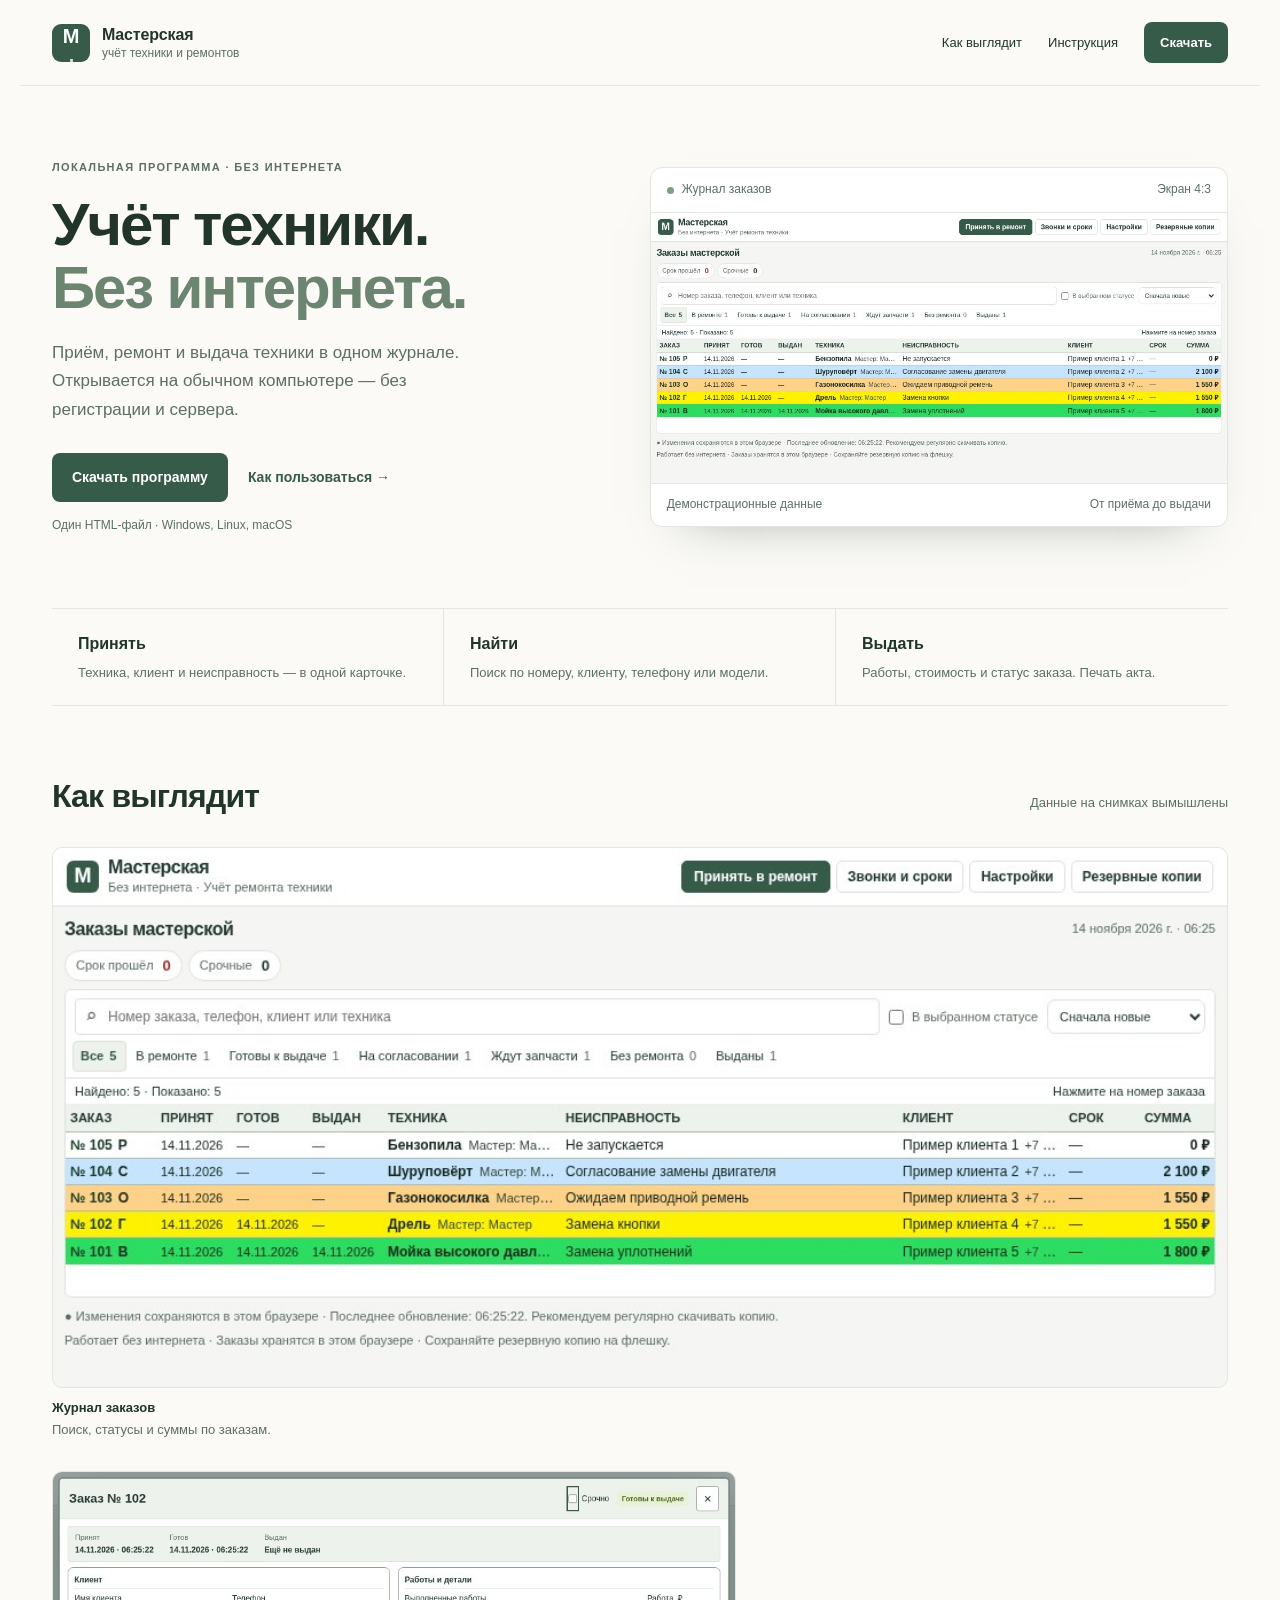
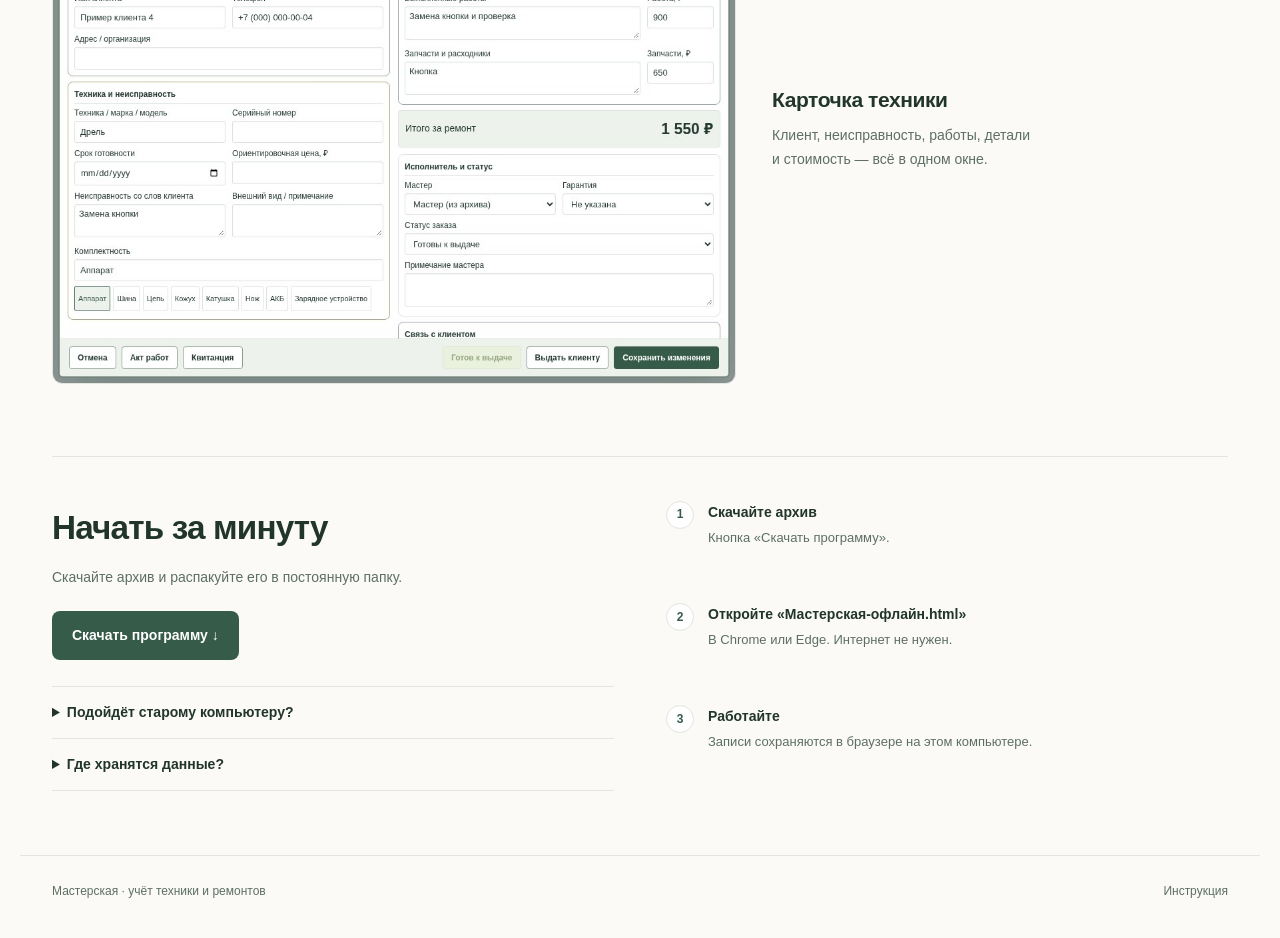
<file: index.html>
<!doctype html>
<html lang="ru">
<head>
  <meta charset="utf-8">
  <meta name="viewport" content="width=device-width,initial-scale=1">
  <meta name="description" content="Офлайн-программа для учёта техники и ремонтов: приём, работы, стоимость и выдача. Один HTML-файл без регистрации и сервера.">
  <meta name="theme-color" content="#365b49">
  <title>Мастерская — учёт техники и ремонтов без интернета</title>
  <link rel="stylesheet" href="style.css">
  <link rel="icon" href="images/mark.svg" type="image/svg+xml">
  <link rel="canonical" href="https://vanssk8hai.github.io/service-workshop-site/">
  <meta name="robots" content="index,follow">
  <meta property="og:type" content="website">
  <meta property="og:locale" content="ru_RU">
  <meta property="og:title" content="Мастерская — учёт техники и ремонтов без интернета">
  <meta property="og:description" content="Приём, ремонт и выдача техники в одном журнале. Один HTML-файл без регистрации и сервера.">
  <meta property="og:url" content="https://vanssk8hai.github.io/service-workshop-site/">
  <meta property="og:image" content="https://vanssk8hai.github.io/service-workshop-site/images/orders-desktop.jpg">
  <meta name="twitter:card" content="summary_large_image">
  <script type="application/ld+json">{"@context":"https://schema.org","@type":"SoftwareApplication","name":"Мастерская","description":"Локальный журнал техники и ремонтов без регистрации и сервера.","url":"https://vanssk8hai.github.io/service-workshop-site/","downloadUrl":"https://vanssk8hai.github.io/service-workshop-site/downloads/workshop-offline.zip","applicationCategory":"BusinessApplication","inLanguage":"ru","operatingSystem":"Компьютер с совместимым браузером","softwareRequirements":"Браузер с IndexedDB. Для Windows 7/8 — Chrome 109 или Edge 109.","image":"https://vanssk8hai.github.io/service-workshop-site/images/orders-desktop.jpg","author":{"@type":"Person","name":"vanssk8hai","url":"https://github.com/vanssk8hai"}}</script>
</head>
<body>
  <a class="skip" href="#main">К содержимому</a>
  <header class="header wrap">
    <a class="brand" href="index.html" aria-label="Мастерская — главная"><span class="brand-icon" aria-hidden="true">М<span>·</span></span><span>Мастерская<small>учёт техники и ремонтов</small></span></a>
    <nav aria-label="Главная навигация">
      <a href="#look">Как выглядит</a>
      <a href="guide.html">Инструкция</a>
      <a class="nav-button" href="#start">Скачать</a>
    </nav>
  </header>

  <main id="main">
    <section class="hero wrap">
      <div class="hero-copy">
        <p class="eyebrow">Локальная программа · без интернета</p>
        <h1>Учёт техники.<br><em>Без интернета.</em></h1>
        <p class="lead">Приём, ремонт и выдача техники в одном журнале. Открывается на обычном компьютере — без регистрации и сервера.</p>
        <div class="actions">
          <a id="download-main" class="button" href="downloads/workshop-offline.zip" download="Мастерская-офлайн.zip">Скачать программу</a>
          <a class="text-link" href="guide.html">Как пользоваться →</a>
        </div>
        <p class="fine">Один HTML-файл · Windows, Linux, macOS</p>
      </div>
      <figure class="preview">
        <div class="preview-top"><span class="dot"></span><span>Журнал заказов</span><span class="preview-label">Экран 4:3</span></div>
        <img src="images/orders-desktop.jpg" width="1024" height="768" alt="Журнал ремонтов с демонстрационными записями" fetchpriority="high">
        <figcaption><span>Демонстрационные данные</span><span>От приёма до выдачи</span></figcaption>
      </figure>
    </section>

    <section class="features wrap" aria-label="Возможности">
      <div class="grid">
        <article><h2>Принять</h2><p>Техника, клиент и неисправность — в одной карточке.</p></article>
        <article><h2>Найти</h2><p>Поиск по номеру, клиенту, телефону или модели.</p></article>
        <article><h2>Выдать</h2><p>Работы, стоимость и статус заказа. Печать акта.</p></article>
      </div>
    </section>

    <section id="look" class="shots wrap">
      <div class="shots-head">
        <h2>Как выглядит</h2>
        <p>Данные на снимках вымышлены</p>
      </div>
      <div class="shots-grid">
        <figure class="shot shot-wide">
          <a href="images/orders-desktop.jpg" target="_blank" rel="noopener"><img src="images/orders-desktop.jpg" width="1024" height="768" loading="lazy" alt="Журнал заказов с поиском, статусами и суммами"></a>
          <figcaption><strong>Журнал заказов</strong>Поиск, статусы и суммы по заказам.</figcaption>
        </figure>
        <div class="shot-pair">
          <figure class="shot shot-card">
            <a href="images/order-card.jpg" target="_blank" rel="noopener"><img src="images/order-card.jpg" width="1024" height="768" loading="lazy" alt="Карточка техники: клиент, работы и стоимость"></a>
          </figure>
          <div class="shot-note">
            <h3>Карточка техники</h3>
            <p>Клиент, неисправность, работы, детали и стоимость — всё в одном окне.</p>
          </div>
        </div>
      </div>
    </section>

    <section id="start" class="start wrap">
      <div class="start-inner">
        <div>
          <h2>Начать за минуту</h2>
          <p>Скачайте архив и распакуйте его в постоянную папку.</p>
          <a class="button" href="downloads/workshop-offline.zip" download="Мастерская-офлайн.zip">Скачать программу ↓</a>
          <div class="faq">
            <details><summary>Подойдёт старому компьютеру?</summary><p>Да, если установлен Chrome или Edge. Для Windows 7/8 нужна версия 109. Запуск на старом компьютере стоит проверить до начала работы.</p></details>
            <details><summary>Где хранятся данные?</summary><p>В браузере на этом компьютере. Делайте резервную копию кнопкой «Резервные копии» и храните файл отдельно.</p></details>
          </div>
        </div>
        <ol class="steps">
          <li><span class="n">1</span><div><strong>Скачайте архив</strong><span>Кнопка «Скачать программу».</span></div></li>
          <li><span class="n">2</span><div><strong>Откройте «Мастерская-офлайн.html»</strong><span>В Chrome или Edge. Интернет не нужен.</span></div></li>
          <li><span class="n">3</span><div><strong>Работайте</strong><span>Записи сохраняются в браузере на этом компьютере.</span></div></li>
        </ol>
      </div>
    </section>
  </main>

  <footer class="footer wrap">
    <span>Мастерская · учёт техники и ремонтов</span>
    <a href="guide.html">Инструкция</a>
  </footer>
</body>
</html>
</file>
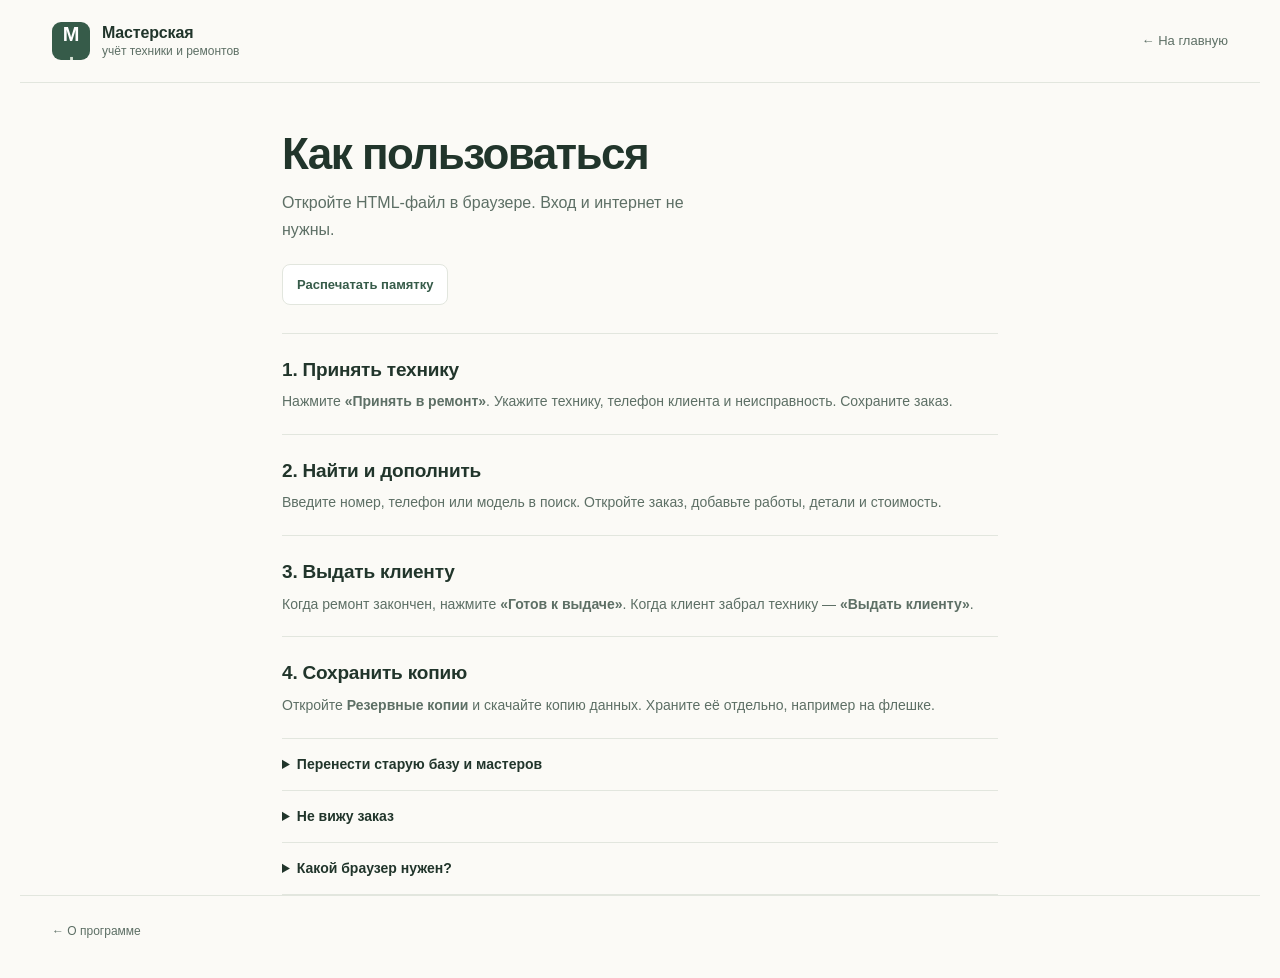
<file: guide.html>
<!doctype html>
<html lang="ru"><head><meta charset="utf-8"><meta name="viewport" content="width=device-width,initial-scale=1"><meta name="description" content="Короткая инструкция: принять технику, найти заказ, выдать и сохранить копию."><title>Как пользоваться — Мастерская</title><link rel="stylesheet" href="style.css"><link rel="icon" href="images/mark.svg" type="image/svg+xml"><link rel="canonical" href="https://vanssk8hai.github.io/service-workshop-site/guide.html"><meta name="robots" content="index,follow"></head>
<body><a class="skip" href="#main">К инструкции</a><header class="header wrap"><a class="brand" href="index.html"><span class="brand-icon" aria-hidden="true">М<span>·</span></span><span>Мастерская<small>учёт техники и ремонтов</small></span></a><a class="guide-back" href="index.html">← На главную</a></header>
<main id="main" class="wrap guide-wrap short-guide"><div class="guide-hero"><h1>Как пользоваться</h1><p class="lead">Откройте HTML-файл в браузере. Вход и интернет не нужны.</p><button class="text-link print-guide" type="button" onclick="window.print()">Распечатать памятку</button></div><article class="guide-article">
<section><h2>1. Принять технику</h2><p>Нажмите <strong>«Принять в ремонт»</strong>. Укажите технику, телефон клиента и неисправность. Сохраните заказ.</p></section>
<section><h2>2. Найти и дополнить</h2><p>Введите номер, телефон или модель в поиск. Откройте заказ, добавьте работы, детали и стоимость.</p></section>
<section><h2>3. Выдать клиенту</h2><p>Когда ремонт закончен, нажмите <strong>«Готов к выдаче»</strong>. Когда клиент забрал технику — <strong>«Выдать клиенту»</strong>.</p></section>
<section><h2>4. Сохранить копию</h2><p>Откройте <strong>Резервные копии</strong> и скачайте копию данных. Храните её отдельно, например на флешке.</p></section>
<details class="simple-details"><summary>Перенести старую базу и мастеров</summary><p>Сохраните JSON-копию в прежней программе. В новой нажмите «Резервные копии», выберите файл и поставьте галочку «Также восстановить настройки программы и мастеров из копии».</p><p>Если копия из онлайн-версии, сначала завершите синхронизацию. Дальше локальный журнал ведётся отдельно.</p></details>
<details class="simple-details"><summary>Не вижу заказ</summary><p>Очистите поиск и выберите «Все». Открывайте тот же файл тем же браузером и профилем. Не очищайте данные браузера.</p></details>
<details class="simple-details"><summary>Какой браузер нужен?</summary><p>Chrome или Edge. Для Windows 7/8 — версия 109. Экран 4:3 поддерживается; на небольшом экране форма прокручивается.</p></details>
</article></main><footer class="wrap footer"><a href="index.html">← О программе</a></footer></body></html>
</file>
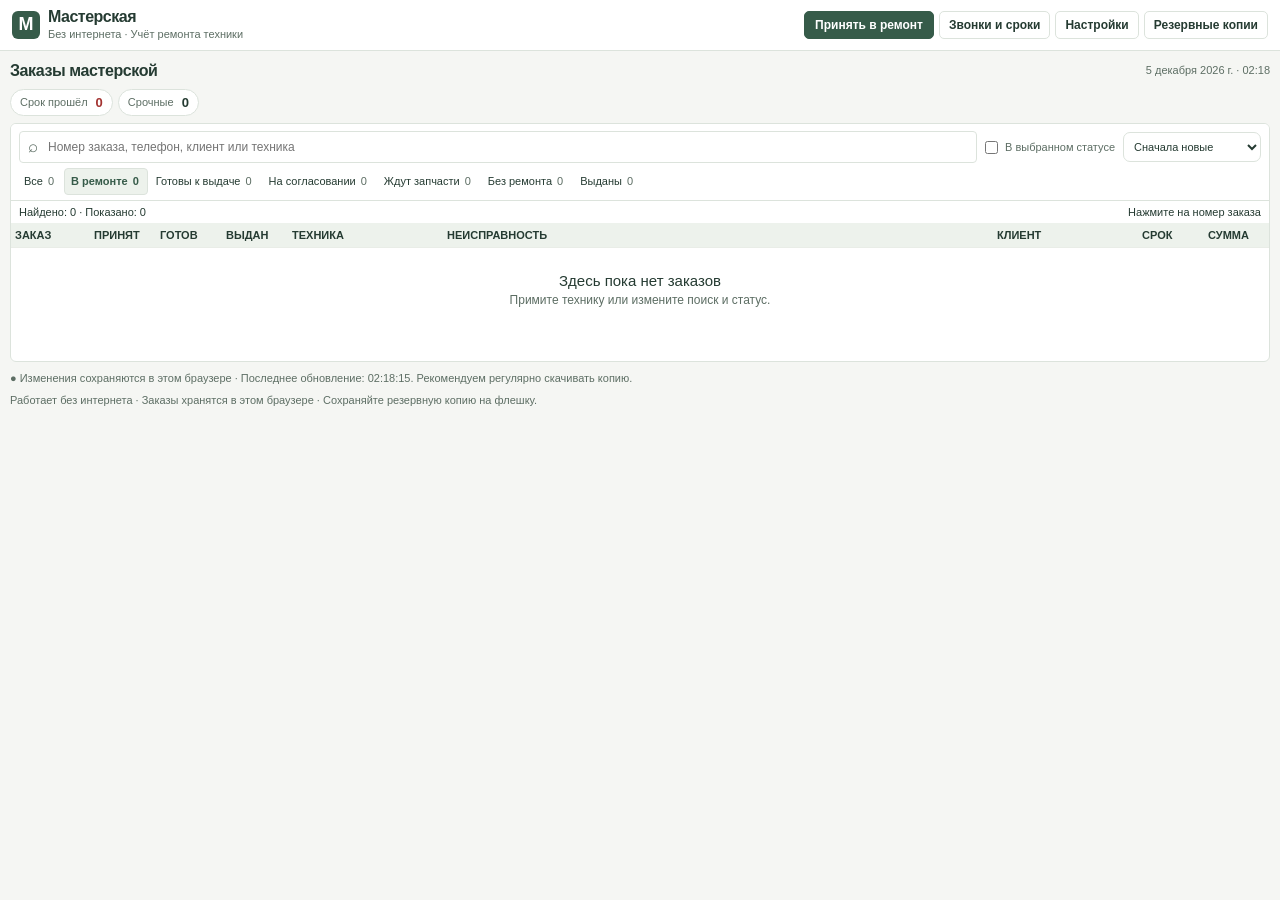
<file: downloads/workshop-offline.html>
<!doctype html>
<html lang="ru"><head><meta charset="utf-8"><meta name="viewport" content="width=device-width, initial-scale=1">
<meta name="color-scheme" content="light"><title>Мастерская · Без интернета</title>
<style>
:root{--bg:#f4f5f2;--paper:#fff;--ink:#202c2a;--muted:#65726d;--line:#dfe5df;--green:#24624e;--red:#a33230;--soft:#edf4ef;font-family:Segoe UI,Arial,sans-serif;color:var(--ink);background:var(--bg);font-size:14px;line-height:1.45}*{box-sizing:border-box}body{margin:0}button,input,select,textarea{font:inherit}button{cursor:pointer;border:1px solid var(--line);border-radius:8px;padding:9px 13px;color:var(--ink);background:white;font-weight:600}button:hover{background:#eef3ee}button:disabled{cursor:wait;opacity:.55}.primary{background:var(--green);border-color:var(--green);color:white}.primary:hover{background:#174b3a}.danger{color:var(--red)}:focus-visible{outline:3px solid #e4aa49;outline-offset:2px}header{background:#fff;border-bottom:1px solid var(--line);padding:20px 28px;display:flex;align-items:center;gap:20px}.brand{display:flex;align-items:center;gap:12px;margin-right:auto}.mark{width:42px;height:42px;background:var(--green);color:white;display:grid;place-items:center;border-radius:11px;font-size:24px;font-weight:700}h1{font-size:21px;line-height:1.2;margin:0}h2{font-size:20px;margin:0}.sub{font-size:12px;color:var(--muted);margin-top:4px}.head-actions{display:flex;gap:8px;flex-wrap:wrap}main{max-width:1600px;padding:24px 28px 40px;margin:auto}.overview{display:flex;align-items:end;justify-content:space-between;margin-bottom:16px}.eyebrow{text-transform:uppercase;letter-spacing:1.7px;font-size:11px;font-weight:700;color:var(--green);margin-bottom:4px}#today{color:var(--muted);font-size:13px}.stats{display:grid;grid-template-columns:repeat(4,1fr);gap:12px;margin-bottom:24px}.stat{padding:15px 18px;background:white;border:1px solid var(--line);border-radius:10px;text-align:left;display:flex;align-items:center;gap:12px;justify-content:space-between}.stat strong{font-size:28px;font-weight:650}.stat span{font-weight:500;color:var(--muted)}.stat.alert strong{color:var(--red)}.stat.active{border-color:var(--green);box-shadow:none}.panel{background:white;border:1px solid var(--line);border-radius:12px;overflow:hidden}.toolbar{display:flex;gap:12px;flex-wrap:wrap;padding:18px 18px 12px;align-items:center}.search{position:relative;flex:1;min-width:240px}.search input{padding-left:35px;margin:0;background:#f7f8f6}.search span{position:absolute;left:12px;top:8px;color:var(--muted);font-size:19px}.check{display:flex;gap:7px;align-items:center;color:var(--muted);font-size:13px}.check input{width:auto;margin:0;accent-color:var(--green)}input,textarea,select{width:100%;background:white;border:1px solid #cdd6cf;border-radius:7px;padding:9px 10px;color:var(--ink);margin-top:5px}textarea{resize:vertical;min-height:76px}select{cursor:pointer}#sort{width:auto;margin:0;max-width:240px}.tabs{display:flex;gap:5px;overflow-x:auto;padding:0 18px 12px}.tabs button{white-space:nowrap;background:none;border-color:transparent;font-weight:500;padding:7px 10px}.tabs button.on{background:var(--soft);color:var(--green);font-weight:700;border-color:#cdded0}.tabs i{font-style:normal;background:#f0f2ef;border-radius:5px;padding:1px 5px;margin-left:5px;font-size:11px;color:var(--muted)}.tabs .on i{background:#dce9dd;color:var(--green)}.result-note{display:flex;justify-content:space-between;gap:12px;padding:10px 18px;border-top:1px solid var(--line);font-size:12px;color:var(--muted);background:#fafbf9}.table-wrap{overflow:auto}table{width:100%;border-collapse:collapse;text-align:left}th{background:#f7f8f5;color:var(--muted);font-size:11px;font-weight:600;letter-spacing:.6px;text-transform:uppercase;padding:11px 14px;white-space:nowrap}td{padding:13px 14px;border-top:1px solid #e9ede7;vertical-align:top;font-size:13px}tbody tr:hover{background:#f7faf7}td.model{min-width:190px;max-width:290px}td.problem{max-width:310px;min-width:150px}td.client{min-width:155px}.muted{color:var(--muted);font-size:12px}.model strong{font-weight:650}.status{display:inline-block;border-radius:5px;font-size:11px;font-weight:650;padding:3px 7px;white-space:nowrap;background:#edf0ee;color:#56635c}.status[data-s="Р"]{background:#edf2ef;color:#315e49}.status[data-s="Г"]{background:#e9f2d6;color:#4f6825}.status[data-s="В"]{background:#f0f1f0;color:#677169}.status[data-s="О"]{background:#fff0d6;color:#8a5915}.status[data-s="С"]{background:#e8effb;color:#3d6093}.status[data-s="Б"]{background:#f0eafa;color:#725791}.urgent{font-size:11px;font-weight:750;text-transform:uppercase;letter-spacing:.5px;color:var(--red);margin-top:6px}.late{color:var(--red);font-weight:600}.num{font-variant-numeric:tabular-nums}.amount{text-align:right;white-space:nowrap;font-weight:650}.order-link{padding:0;border:0;color:var(--green);background:none;font-size:13px}.order-link:hover{background:none;text-decoration:underline}.empty{text-align:center;padding:48px 20px;color:var(--muted)}#more{text-align:center;padding:14px}#storage{margin-top:16px;color:var(--muted);font-size:12px}.warning{background:#fff5df;color:#73521b;border:1px solid #ebd4a6;padding:12px 16px;border-radius:8px;margin-bottom:16px;font-size:13px}.error{background:#fff0ed;color:#8b2929;border:1px solid #e6b7b1;padding:12px;border-radius:8px;white-space:pre-wrap}#notice:empty,#error:empty{display:none}footer{color:var(--muted);font-size:12px;margin-top:8px}dialog{padding:0;border:1px solid var(--line);border-radius:14px;max-width:960px;width:calc(100% - 32px);max-height:92vh;color:var(--ink);box-shadow:0 25px 90px #142b2940}dialog::backdrop{background:#142b2970;backdrop-filter:blur(2px)}.dialog-head{display:flex;align-items:center;gap:12px;padding:20px 24px;border-bottom:1px solid var(--line);position:sticky;top:0;background:white;z-index:2}.dialog-head h2{margin-right:auto}.close{font-size:20px;font-weight:400;padding:2px 10px}.dialog-body{padding:20px 24px}.dates{font-size:12px;color:var(--muted);margin-bottom:16px}.columns{display:grid;grid-template-columns:1fr 1fr;gap:22px}.section{border:1px solid var(--line);border-radius:10px;padding:16px;margin-bottom:14px}.section h3{font-size:13px;font-weight:700;margin:0 0 14px;color:var(--green)}.grid{display:grid;grid-template-columns:1fr 1fr;gap:12px}.full{grid-column:1/-1}label{font-size:12px;font-weight:500;color:#53615a}.kit{display:flex;flex-wrap:wrap;gap:8px;margin-top:9px}.kit button{font-size:11px;padding:4px 7px;font-weight:500}.kit button.picked{background:var(--soft);border-color:#b9d0bd;color:var(--green)}.totals{padding:15px;background:var(--soft);border-radius:8px;display:flex;align-items:center;justify-content:space-between;margin-bottom:14px}.totals strong{font-size:25px}.dialog-actions{padding:14px 24px;display:flex;gap:8px;align-items:center;flex-wrap:wrap;border-top:1px solid var(--line);background:#fafbf9;position:sticky;bottom:0;z-index:2}.spacer{flex:1}.inline-error{margin-bottom:14px}.help{font-size:12px;color:var(--muted);line-height:1.6}.backup-options{display:grid;gap:10px;margin:18px 0}.backup-options button{text-align:left;padding:14px}.backup-options button small{display:block;font-weight:400;color:var(--muted);margin-top:4px}.history{font-size:12px;color:var(--muted)}.history p{margin:7px 0}#toast{position:fixed;bottom:22px;left:50%;transform:translateX(-50%);background:#223d31;color:#fff;padding:12px 20px;border-radius:9px;box-shadow:0 5px 24px #0002;z-index:20;max-width:90vw}.hidden{display:none!important}#print-area{display:none}a{color:var(--green)}
@media(min-width:1450px){td{padding-top:15px;padding-bottom:15px}}
@media(max-width:850px){header{padding:16px;flex-wrap:wrap}.head-actions{width:100%}.head-actions .primary{margin-left:auto}main{padding:20px 14px}.stats{gap:7px}.stat{padding:12px;display:block}.stat strong{display:block;font-size:24px}.stat span{font-size:12px}.columns{grid-template-columns:1fr;gap:0}.dialog-body{padding:16px}.dialog-head{padding:16px}.dialog-actions{padding:12px 16px}.date-col{display:none}}
@media(max-width:520px){h1{font-size:19px}.overview{align-items:start}#today{max-width:110px;text-align:right}.stats{grid-template-columns:1fr 1fr;margin-bottom:16px}.stat{display:flex;align-items:center}.stat strong{font-size:24px}.toolbar{padding:12px}.search{min-width:100%;flex-basis:100%}#sort{flex:1;max-width:none;font-size:12px}.tabs{padding:0 8px 10px}.grid{grid-template-columns:1fr}.full{grid-column:1}dialog{width:calc(100% - 14px);max-height:96vh}.dialog-head h2{font-size:18px}.result-note{padding:10px 12px}.dialog-actions button{padding:9px 10px}.problem{display:none}.head-actions button{font-size:12px}.amount{min-width:100px}}
@media print{body>*{display:none!important}body>#print-area{display:block!important;color:black;background:white;font:12pt/1.4 Arial,sans-serif}#print-area h1{font-size:21pt;margin-bottom:5mm}#print-area h2{font-size:15pt;margin:5mm 0}#print-area table{margin:6mm 0}#print-area td,#print-area th{border:1px solid #999;padding:3mm;font-size:10pt;color:black}#print-area .print-grid{display:grid;grid-template-columns:1fr 1fr;gap:4mm}#print-area .signature{margin-top:15mm;display:flex;justify-content:space-between;font-size:10pt}#print-area p{white-space:pre-wrap}#print-area .print-note{font-size:9pt;color:#444}@page{size:A4;margin:15mm}}
.dates{display:flex;flex-wrap:wrap;gap:10px 24px;padding:12px 14px;background:#f4f7f3;border-radius:8px}.dates span{display:block;font-size:11px;color:var(--muted);margin-bottom:3px}.dates strong{font-size:13px;font-weight:600;color:var(--ink)}td.date-col{white-space:nowrap}td.model{min-width:170px;max-width:245px}td.problem{min-width:140px;max-width:230px}td.client{min-width:135px}td{padding-left:11px;padding-right:11px}
/* Keep the working form compact enough for a workshop desktop. */
.dialog-body input,.dialog-body select,.dialog-body textarea{padding:6px 8px;font-size:13px;margin-top:4px}.dialog-body textarea{min-height:54px}.dialog-body .section{padding:12px;margin-bottom:10px}.dialog-body .section h3{margin-bottom:8px}.dialog-body .grid{gap:8px}.dialog-body .totals{padding:12px;margin-bottom:10px}.dialog-body .totals strong{font-size:23px}.dialog-body{padding:16px 22px}.dialog-head{padding:16px 22px}.dialog-actions{padding:12px 22px}.dialog-body .kit{gap:5px;margin-top:0}.dialog-body .dates{margin-bottom:12px}tbody td{padding-top:8px;padding-bottom:8px}header{padding-top:16px;padding-bottom:16px}.stats{margin-bottom:18px}.stat{padding:12px 16px}.overview{margin-bottom:12px}main{padding-top:18px}.toolbar{padding-top:14px}
@media(max-width:520px){.dialog-body{padding:12px}.dialog-head{padding:12px}.dialog-actions{padding:10px 12px}.dialog-body input,.dialog-body select,.dialog-body textarea{font-size:16px}.stat{padding:10px}.dates{gap:8px 14px}}

.settings-dialog{width:min(680px,calc(100% - 24px))}
.settings-tabs{display:flex;gap:4px;padding:10px 16px;border-bottom:1px solid #bac9bf;flex-wrap:wrap}
.settings-tabs [aria-selected="true"]{background:#dcebdc;border-color:#63816f;color:#234c38}
.settings-dialog .dialog-body{min-height:240px;padding:16px 20px}
.settings-master{display:flex;align-items:end;gap:8px;margin-bottom:10px}
.settings-master label{flex:1}.settings-master.retired{background:#f1f2ef;padding:6px;border-radius:5px}
.settings-master.retired input{color:#65726d}.settings-check{margin-top:20px}
.settings-dialog [hidden]{display:none}
body.plain-rows #tb tr[data-status]{--row-bg:#fff}
header .brand{min-width:0}header h1,header .sub{overflow-wrap:anywhere}
@media(max-width:650px){header{flex-wrap:wrap}.head-actions{width:100%}}
.client-section{position:relative}
.client-suggestions{position:absolute;top:calc(100% - 3px);left:0;right:0;z-index:5;background:#fff;border:2px solid #557566;border-radius:7px;box-shadow:0 8px 22px #183b2933;padding:5px}
.client-suggestions[hidden]{display:none}
.client-suggestions-title,.client-suggestions-more{font-size:11px;color:#52615b;padding:4px 7px}
#client-options{max-height:min(280px,42vh);overflow:auto}
#client-options button{display:block;width:100%;text-align:left;border:0;border-radius:3px;padding:8px;font-size:13px;font-weight:400;border-top:1px solid #dfe5df}
#client-options button>span{display:flex;justify-content:space-between;gap:10px;flex-wrap:wrap}
#client-options small{display:block;color:#52615b;overflow-wrap:anywhere;margin-top:2px}
#client-options .client-phone{white-space:nowrap;font-variant-numeric:tabular-nums}
#client-options button:hover,#client-options button.selected{background:#e3efdf;outline:1px solid #7e9a79;outline-offset:-1px}
/* Status colours fill the entire order row; text labels remain visible. */
#tb tr[data-status]{background:var(--row-bg,#fff)}
#tb tr[data-status="Р"]{--row-bg:#fff}
#tb tr[data-status="Г"]{--row-bg:#e5f3ba}
#tb tr[data-status="В"]{--row-bg:#c9ebcf}
#tb tr[data-status="С"]{--row-bg:#dceafa}
#tb tr[data-status="О"]{--row-bg:#fff0c2}
#tb tr[data-status="Б"]{--row-bg:#eee1f4}
#tb tr[data-status] td{background:inherit;border-top-color:#cbd6ce}
#tb tr[data-status]:hover td{background-image:linear-gradient(#173e2b08,#173e2b08)}
#tb tr[data-status] .muted{color:#52615b}
/* Compact order journal: one status bar, two attention filters. */
@media screen {
header{padding:12px 20px;gap:12px}.mark{width:36px;height:36px;font-size:21px}.brand{gap:10px}h1{font-size:20px}.sub{margin-top:2px;font-size:11px}.head-actions button{padding:7px 11px}
main{padding:14px 20px 28px}.overview{align-items:center;gap:12px;margin-bottom:10px}.overview h2{font-size:18px}#today{font-variant-numeric:tabular-nums;text-align:right}
.stats{display:flex;flex-wrap:wrap;gap:7px;margin-bottom:12px}.stat{display:inline-flex;justify-content:flex-start;align-items:center;gap:8px;padding:5px 10px;border-radius:7px}.stat span{font-size:12px}.stat strong{display:inline;font-size:13px}.stat.active{box-shadow:none;background:var(--soft)}
.toolbar{padding:10px 12px 8px;gap:10px}.toolbar input,.toolbar select{padding-top:7px;padding-bottom:7px}.search span{top:6px}.tabs{gap:2px;padding:0 8px 8px}.tabs button{padding:5px 7px;font-size:12px}.tabs i{margin-left:4px;padding:1px 4px}
.result-note{padding:6px 12px;font-size:11px}.table-wrap th{padding:8px 10px;font-size:11px}.table-wrap td{padding:6px 10px}.table-wrap td.num{white-space:nowrap}.table-wrap .muted{font-size:11px}.table-wrap .status{padding:1px 5px;font-size:11px}.table-wrap td.model{min-width:160px}.table-wrap td.problem{min-width:125px}.table-wrap td.client{min-width:125px}
.dialog-head{padding:12px 16px}.dialog-body{padding:12px 16px}.dialog-actions{padding:10px 16px}.columns{gap:14px}.dialog-body .section{padding:10px;margin-bottom:8px}.dialog-body .grid{gap:7px}.dialog-body .dates{padding:9px 11px}
}
@media screen and (max-width:520px){header{padding:12px}main{padding:12px}.overview{align-items:start}.overview h2{font-size:16px}#today{max-width:155px;font-size:12px}.toolbar{gap:8px}.dialog-body{padding:10px}.dialog-head{padding:12px}.dialog-actions{padding:10px}.tabs button{padding:6px 7px}.stat{min-height:32px}}

/* Full-workspace order card. Archived hidden fields are preserved in the record. */
@media screen {
dialog.order-dialog{width:calc(100vw - 16px);max-width:none;height:calc(100dvh - 16px);max-height:calc(100dvh - 16px);margin:auto;border-radius:10px}
dialog.order-dialog[open]{display:flex;flex-direction:column}
.order-dialog .dialog-head{position:relative;flex:none;padding:8px 14px;gap:12px}.order-dialog .dialog-head .eyebrow{display:none}.order-dialog .dialog-head h2{font-size:19px}
.order-dialog #order-form{display:flex;flex-direction:column;flex:1;min-height:0}.order-dialog .dialog-body{flex:1;min-height:0;overflow:auto;padding:10px 14px}.order-dialog .dialog-actions{position:relative;flex:none;padding:8px 14px}.order-dialog .dialog-actions button{padding:7px 12px}
.order-dialog .columns{grid-template-columns:1fr 1fr;gap:14px}.order-dialog .columns>div{min-width:0}.order-dialog .section{padding:9px 10px;margin-bottom:8px}.order-dialog .section h3{font-size:12px;margin-bottom:6px}.order-dialog .grid{gap:7px 10px}
.order-dialog input,.order-dialog select,.order-dialog textarea{margin-top:3px;padding:5px 7px;font-size:13px;min-width:0}.order-dialog label{font-size:11px;min-width:0}.order-dialog textarea{height:clamp(48px,10vh,120px);min-height:48px;resize:vertical}.order-dialog .client-grid{grid-template-columns:1fr 1fr 1fr}
.order-dialog .device-grid>label:has(#fi),.order-dialog .device-grid>label:has(#fp){grid-column:auto}.order-dialog .kit{flex-wrap:nowrap;overflow-x:auto;gap:4px;padding-bottom:3px}.order-dialog .kit button{flex:none;font-size:11px;padding:3px 5px}
.order-dialog .work-grid{grid-template-columns:minmax(0,1fr) 120px;align-items:start}.order-dialog .work-grid>label{grid-column:auto}.order-dialog .executor-grid{grid-template-columns:1fr 1fr 1fr}.order-dialog .executor-grid>label:has(#fmp){grid-column:1/-1}
.order-dialog .totals{margin-bottom:8px;padding:9px 12px}.order-dialog .totals strong{font-size:22px}.order-dialog .dates{padding:7px 10px;margin-bottom:8px;gap:8px 24px}.order-dialog .dates strong{font-size:12px}.order-dialog .dates span{font-size:11px;margin-bottom:1px}
.order-dialog .card-urgent{white-space:nowrap;font-size:12px}.order-dialog .card-urgent input{width:auto;margin:0}.order-dialog .warning{padding:6px 10px;margin-bottom:8px;font-size:11px}.order-dialog .history{font-size:11px}.order-dialog .history[open]{max-height:160px;overflow:auto}
}
@media screen and (min-width:760px) and (max-height:700px){.order-dialog textarea{height:44px;min-height:44px}.order-dialog .dialog-body{padding:8px 12px}.order-dialog .grid{gap:5px 8px}.order-dialog .section{padding:7px 9px;margin-bottom:6px}.order-dialog .totals{padding:6px 10px;margin-bottom:6px}.order-dialog .totals strong{font-size:20px}.order-dialog .section h3{margin-bottom:4px}}
@media screen and (max-width:759px){.order-dialog .columns{grid-template-columns:1fr}.order-dialog .client-grid{grid-template-columns:1fr 1fr}.order-dialog .client-grid>label:has(#fa){grid-column:1/-1}.order-dialog .executor-grid{grid-template-columns:1fr 1fr}.order-dialog .executor-grid>label:has(#fs){grid-column:1/-1}.order-dialog input,.order-dialog select,.order-dialog textarea{font-size:16px}.order-dialog .dialog-head{gap:8px}.order-dialog .dialog-head h2{font-size:16px}.order-dialog .dialog-head .status{display:none}.order-dialog .work-grid{grid-template-columns:minmax(0,1fr) 100px}}
@media screen{.order-dialog .dialog-actions .history{position:relative;flex:none;font-size:12px}.order-dialog .dialog-actions .history[open]{max-height:none;overflow:visible}.order-dialog .history summary{cursor:pointer;padding:7px 10px;border:1px solid var(--line);border-radius:7px;background:white}.order-dialog .history-list{position:absolute;bottom:calc(100% + 10px);left:0;width:min(460px,75vw);max-height:min(300px,50vh);overflow:auto;padding:12px 16px;background:white;border:1px solid var(--line);border-radius:9px;box-shadow:0 8px 30px #142b2930}.order-dialog .history-list p{padding-bottom:8px;border-bottom:1px solid var(--line)}}
@media screen{.order-dialog #ready{background:#e9f2d6;border-color:#d2e0b6;color:#4f6825}.order-dialog #ready:disabled{cursor:default}}
@media screen {
 dialog.order-dialog{border:2px solid #72857b;background:#e7ece8;border-radius:7px}
 .order-dialog .dialog-head,.order-dialog .dialog-actions{background:#e1e8e3;border-color:#83958a}
 .order-dialog .dialog-body{background:#eef1ed;padding:8px 12px}
 .order-dialog .section{border:1px solid #92a198;border-radius:5px;padding:7px 9px;margin-bottom:6px;background:#f3f5f1}
 .order-dialog .columns>div:first-child>.section:first-child{background:#e7f0e2;border-color:#91a489}
 .order-dialog .columns>div:first-child>.section:nth-child(2){background:#f6efd9;border-color:#b1a47c}
 .order-dialog .columns>div:nth-child(2)>.section:first-child{background:#e6edf4;border-color:#8c9fb1}
 .order-dialog .columns>div:nth-child(2)>.section:last-child{background:#eee9f3;border-color:#a195ad}
 .order-dialog .section h3{font-size:12px;color:#293b31;margin-bottom:6px;padding-bottom:4px;border-bottom:1px solid #a5b1a4}
 .order-dialog label{color:#25382e;font-weight:600;font-size:12px}
 .order-dialog input,.order-dialog textarea,.order-dialog select{border:1px solid #7c8e83;border-top-color:#677a6e;border-radius:3px;background:#fffef9;box-shadow:inset 0 1px 2px #1833260d;padding:4px 6px}
 .order-dialog input:focus,.order-dialog textarea:focus,.order-dialog select:focus{outline:2px solid #3b7661;outline-offset:1px;background:#fff}
 .order-dialog .card-urgent input{box-shadow:none;accent-color:#24624e}
 .order-dialog .dates{border:1px solid #9eada2;background:#f8faf6;border-radius:4px;padding:6px 9px;margin-bottom:6px}
 .order-dialog .dates span{color:#4d6055}.order-dialog .dates strong{color:#22352b}
 .order-dialog .totals{border:1px solid #879d8c;border-radius:4px;background:#dce9dc;padding:7px 10px;margin-bottom:6px}
 .order-dialog .kit button{border-color:#9ca895;border-radius:3px;background:#fffef8}.order-dialog .kit button.picked{border-color:#456d50;background:#d5e6cd;color:#25472e}
 .order-dialog .dialog-actions button{border-radius:4px;border-color:#8a9d91}.order-dialog .dialog-actions .primary{border-color:#245c48}
 .order-dialog .close{border-color:#8a9d91;border-radius:4px}
}
@media print {
 @page{size:A4;margin:13mm 14mm}
 html,body{background:#fff!important;color:#111!important}
 body>#print-area{font:10pt/1.35 Arial,sans-serif!important}
 #print-area .work-act{width:100%;max-width:none;color:#111}
 #print-area .act-brand{font-size:9pt;color:#555;margin-bottom:3mm}
 #print-area .receipt-collection{border:1pt solid #777;padding:2.5mm 3mm;margin-top:4mm;font-size:9pt;line-height:1.4}
 #print-area .receipt-collection h2{font-size:10pt;margin:0 0 2mm}
 #print-area h1{font-size:17pt;line-height:1.15;margin:0 0 3mm;letter-spacing:.3pt}
 #print-area .act-meta{display:flex;justify-content:space-between;gap:6mm;border-bottom:1.5pt solid #222;padding-bottom:3mm;margin-bottom:4mm;font-size:10pt}
 #print-area .act-draft{border:1pt solid #777;background:#f5f5f5;padding:2mm 3mm;margin:0 0 3mm;font-size:9pt}
 #print-area p{margin:1.5mm 0;white-space:pre-wrap;overflow-wrap:anywhere;orphans:3;widows:3}
 #print-area h2{font-size:10.5pt;margin:4mm 0 2mm;break-after:avoid}
 #print-area .act-parties,#print-area .act-device{margin-bottom:3mm}
 #print-area .act-table{width:100%;table-layout:fixed;border-collapse:collapse;margin:2mm 0 0}
 #print-area .act-table th,#print-area .act-table td{border:1pt solid #777;padding:2.5mm;font-size:10pt;letter-spacing:normal;text-transform:none;color:#111;vertical-align:top;overflow-wrap:anywhere}
 #print-area .act-table th{background:#eee;font-weight:700;position:static}
 #print-area .act-table thead{display:table-header-group}
 #print-area .act-description{white-space:pre-wrap;overflow-wrap:anywhere;margin-top:1mm}
 #print-area .act-amount{text-align:right;white-space:nowrap}
 #print-area .act-total{display:flex;justify-content:space-between;gap:6mm;padding:3mm 0;border-bottom:1pt solid #777;break-inside:avoid;font-size:11pt}
 #print-area .act-dates{display:flex;flex-wrap:wrap;gap:1.5mm 5mm;margin:3mm 0;color:#444;font-size:8.5pt}
 #print-area .act-acceptance{break-inside:avoid;margin-top:4mm}
 #print-area .act-rule{height:6mm;border-bottom:.6pt solid #888}
 #print-area .act-signatures{display:grid;grid-template-columns:1fr 1fr;gap:15mm;margin-top:5mm}
 #print-area .act-sign-line{height:8mm;border-bottom:.7pt solid #333;margin-bottom:1.5mm}
 #print-area .act-signatures span{font-size:8pt;color:#555}
 #print-area .act-signatures p{font-size:9pt;margin-top:2mm}
 #print-area .act-footnote{margin-top:5mm;font-size:8pt;color:#555}
}

@media screen and (min-width:760px) and (max-height:700px){.order-dialog .section h3{padding-bottom:2px;margin-bottom:3px}.order-dialog .section{margin-bottom:4px}.order-dialog .dialog-body{padding-top:6px;padding-bottom:6px}}

body.auth-locked>header,body.auth-locked>main,body.auth-locked>#dlg,body.auth-locked>#print-area{display:none!important}
#auth-panel{display:none;padding:32px 16px;min-height:100vh;background:#f4f5f2}
body.auth-locked #auth-panel{display:block}.auth-card{max-width:540px;margin:2vh auto;padding:28px;background:white;border:1px solid var(--line);border-radius:14px;box-shadow:0 8px 40px #142b2910}.auth-card h1{margin:18px 0 10px}.auth-card label:not(.check){display:block;margin-top:12px}.auth-card .error[hidden]{display:none}.recovery-code{display:block;overflow-wrap:anywhere;font:18px/1.8 monospace;background:var(--soft);padding:16px;margin:16px 0;border-radius:8px;user-select:all}
#access-revoked{position:fixed;inset:0;background:#142b29b0;z-index:100;padding:24px;overflow:auto}#access-revoked[hidden]{display:none}body.access-revoked>header,body.access-revoked>main,body.access-revoked>#dlg{visibility:hidden}.access-note{padding:10px 18px;background:var(--soft);color:var(--green);font-size:12px}

#export-html{display:none}.conflict-json{max-height:300px;overflow:auto;white-space:pre-wrap;font:12px/1.5 monospace;background:#f4f5f2;padding:10px;border-radius:8px}.head-actions{align-items:center}


[hidden]{display:none!important}
header{position:relative;padding:12px 20px;gap:10px}
.head-actions{display:flex;gap:8px;align-items:center;flex-wrap:nowrap;width:auto}.head-actions .sm{display:none}
.sync::before{content:"●";font-size:12px;margin-right:6px;color:#2f9e63}.sync[data-st=busy]::before{color:#d9a31b}.sync[data-st=off]::before{color:#d9822b}.sync[data-st=bad]::before{color:#c0392b}
#attention b{background:#a33230;color:#fff;border-radius:9px;padding:0 6px;font-size:11px;margin-left:4px}#attention b:empty{display:none}
#menu-btn{font-size:20px;line-height:1;padding:6px 12px}
#menu{position:absolute;right:16px;top:100%;z-index:30;background:#fff;border:1px solid var(--line);border-radius:10px;box-shadow:0 12px 40px #14201c33;padding:6px;display:flex;flex-direction:column;min-width:220px}
#menu button{border:0;text-align:left;background:none;font-weight:500;padding:11px 12px}#menu button:hover{background:var(--soft)}
.stats{display:flex;flex-wrap:wrap;gap:8px;margin-bottom:12px}.stat{padding:6px 14px;border-radius:999px;gap:8px}.stat strong{font-size:16px}
.stat[data-filter=repair],.stat[data-filter=ready]{display:none!important}
.overview{margin-bottom:8px}.overview h2{font-size:17px}.eyebrow{display:none}
#tb tr{cursor:pointer}.search input{font-size:16px}
@media screen and (max-width:700px){
header{padding:10px 12px;flex-wrap:wrap}.brand{min-width:0}.brand .sub{display:none}h1{font-size:17px}.mark{width:34px;height:34px;font-size:19px}
.head-actions{gap:6px;width:100%;justify-content:flex-end}.head-actions .lg{display:none}.head-actions .sm{display:inline}.head-actions button{padding:8px 10px}#menu{right:8px}
main{padding:10px 8px 24px}.panel{overflow:visible}.toolbar{position:sticky;top:0;z-index:4;background:#fff;border-radius:12px 12px 0 0;padding:10px}
.result-note span:last-child{display:none}.panel>.table-wrap{overflow:visible}
#orders-table,#tb{display:block}#orders-table thead{display:none}
#tb tr{display:grid;grid-template-columns:1fr auto;gap:3px 10px;padding:12px 14px;border-top:1px solid #e9ede7}
#tb tr td{display:block;padding:0;border:0;min-width:0;max-width:none}
#tb tr td:nth-child(1){grid-column:1;grid-row:1;display:flex;align-items:center;gap:8px;flex-wrap:wrap}#tb tr td:nth-child(1)>div{margin:0!important}
#tb tr td:nth-child(9){grid-column:2;grid-row:1;font-size:15px}
#tb tr td:nth-child(5){grid-column:1/-1;grid-row:2;font-size:15px}
#tb tr td:nth-child(6){grid-column:1/-1;grid-row:3;color:var(--muted);display:-webkit-box;-webkit-line-clamp:2;-webkit-box-orient:vertical;overflow:hidden}
#tb tr td:nth-child(7){grid-column:1;grid-row:4}#tb tr td:nth-child(8){grid-column:2;grid-row:4;text-align:right}#tb tr td:nth-child(8)::before{content:"срок ";color:var(--muted)}
#tb tr td.empty{grid-column:1/-1}
.dialog-actions{position:sticky;bottom:0;z-index:3;background:#fff;border-top:1px solid var(--line);display:flex;flex-wrap:wrap;gap:6px}.dialog-actions .spacer{display:none}
#cancel,#print,#receipt,#warning{order:1;flex:1;padding:7px;font-size:12px;font-weight:500}.dialog-actions .history{order:5;flex-basis:100%;max-height:30vh;overflow:auto}
#ready,#issue,#save,#save-receipt{order:2;flex:1 1 40%;padding:13px;font-size:15px}}
.rep-m{border:1px solid var(--line);border-radius:10px;padding:10px 12px;margin:0 0 10px}.rep-h{display:flex;justify-content:space-between;font-size:16px;margin-bottom:6px}.rep-g{display:grid;grid-template-columns:1fr auto 1fr auto;gap:2px 12px}.rep-g span{color:var(--muted)}.rep-g b{text-align:right}@media screen and (max-width:700px){.rep-g{grid-template-columns:1fr auto}}

/* Consistent controls and layout in both themes. */
:root{color-scheme:light;--input:#fff;--hover:#eef3ee;--button-ink:#fff;--warning-bg:#fff5df;--warning-ink:#73521b;--warning-line:#ebd4a6;--error-bg:#fff0ed}
html[data-theme="dark"]{color-scheme:dark;--bg:#111916;--paper:#1b2621;--ink:#e5ece7;--muted:#b0bfb5;--line:#405148;--green:#86d3ab;--red:#ffaaa1;--soft:#25352c;--input:#142019;--hover:#304539;--button-ink:#10251a;--warning-bg:#3c321c;--warning-ink:#f5d99c;--warning-line:#75643b;--error-bg:#442825}
@media screen{
body,header,main,.brand,.head-actions,.columns,.columns>div,.grid,.grid>label{min-width:0}
header,.panel,.toolbar,.auth-card,dialog,.dialog-head,.dialog-actions,#menu,.history summary,.history-list{background:var(--paper);color:var(--ink)}
#auth-panel,.conflict-json{background:var(--bg)}
button,input,select,textarea{color:var(--ink);border-color:var(--line)}
button{background:var(--paper)}button:hover{background:var(--hover)}
input,textarea,select,.search input,.order-dialog input,.order-dialog textarea,.order-dialog select{background:var(--input);color:var(--ink);border-color:var(--line)}
input:focus,textarea:focus,select:focus,.order-dialog input:focus,.order-dialog textarea:focus,.order-dialog select:focus{background:var(--input);outline-color:var(--green)}
label,.order-dialog label,.order-dialog .section h3,.order-dialog .dates strong{color:var(--ink)}
.primary,.primary:hover,.mark,.order-dialog .dialog-actions .primary{color:var(--button-ink);background:var(--green);border-color:var(--green)}
.primary:hover{filter:brightness(.92)}
.warning{background:var(--warning-bg);color:var(--warning-ink);border-color:var(--warning-line)}
.error{background:var(--error-bg);color:var(--red);border-color:var(--red)}
#toast{background:var(--ink);color:var(--paper)}
th,.result-note,.dates,.totals,.order-dialog .dates,.order-dialog .totals,.order-dialog .dialog-head,.order-dialog .dialog-actions{background:var(--soft);color:var(--ink);border-color:var(--line)}
.order-dialog,.order-dialog .dialog-body,.order-dialog .section{background:var(--paper);border-color:var(--line)}
.order-dialog .section h3{border-color:var(--line)}
.muted,.help,.check,.dates span,.order-dialog .dates span,#tb tr[data-status] .muted{color:var(--muted)}
.kit button,.order-dialog .kit button{background:var(--paper);border-color:var(--line)}
.kit button.picked,.order-dialog .kit button.picked,.tabs button.on{background:var(--soft);color:var(--green);border-color:var(--green)}
.tabs i,.tabs .on i{background:var(--soft);color:var(--muted)}
.offline-number{display:inline-block;padding:2px 7px;border:1px solid var(--line);border-radius:5px;background:var(--soft);color:var(--muted);font-size:11px}
.number-changed{display:block;margin-top:5px;color:var(--red);font-size:12px}
#theme-toggle{min-width:40px;min-height:38px;padding:7px 10px;font-size:18px;line-height:1}
#new{white-space:nowrap}.head-actions{flex-wrap:wrap}#menu{max-width:calc(100vw - 24px)}
#tb .card{border-radius:0;box-shadow:none;transform:none}#tb td{overflow-wrap:anywhere}
.field-hint{font-size:12px;color:var(--muted)}
input:user-invalid,textarea:user-invalid{border-color:var(--red)}
}
@media screen and (max-width:700px){
.head-actions{justify-content:flex-start;width:100%;gap:8px}.head-actions button{min-height:40px}#new{margin-left:auto;font-size:13px;padding:9px 12px}#menu-btn{order:5}#theme-toggle{order:4}#attention{font-size:12px}#cloud-sync{font-size:18px}
.toolbar{position:static}.toolbar .search{min-width:0;width:100%;flex-basis:100%}
#orders-table thead{display:none}#orders-table,#tb{width:100%}
#tb tr td.date-col{display:none}#tb tr td:nth-child(1){min-width:0}#tb tr td:nth-child(5)>strong{display:block}
#tb tr td:nth-child(5) .muted,#tb tr td:nth-child(7) .muted{display:block}
#tb tr td.empty{grid-column:1/-1}.grid{min-width:0}
.order-dialog .client-grid,.order-dialog .executor-grid{grid-template-columns:1fr}
.order-dialog .client-grid>label,.order-dialog .executor-grid>label{grid-column:1/-1}
.order-dialog input,.order-dialog textarea,.order-dialog select{font-size:16px}
.dialog-body{padding:14px}.dialog-head{padding:14px}.order-dialog .dialog-head h2{font-size:17px}
.dialog-actions{padding:10px}.dialog-actions button{min-width:0;white-space:normal}
.stats{gap:6px}.stat{padding:7px 10px}.stat span{font-size:12px}
}
@media screen and (max-width:360px){#new{margin-left:0}.head-actions{gap:6px}#attention{max-width:150px}.brand h1{font-size:16px}}
@media screen{
html[data-theme="dark"] #tb tr[data-status="Р"]{--row-bg:#1b2621}
html[data-theme="dark"] #tb tr[data-status="Г"]{--row-bg:#293e23}
html[data-theme="dark"] #tb tr[data-status="В"]{--row-bg:#203c2e}
html[data-theme="dark"] #tb tr[data-status="С"]{--row-bg:#253549}
html[data-theme="dark"] #tb tr[data-status="О"]{--row-bg:#43391f}
html[data-theme="dark"] #tb tr[data-status="Б"]{--row-bg:#3b2b43}
html[data-theme="dark"] body.plain-rows #tb tr[data-status]{--row-bg:var(--paper)}
html[data-theme="dark"] #tb tr[data-status] td{border-color:var(--line)}
html[data-theme="dark"] .status{background:#34463b;color:#e3eee6}
html[data-theme="dark"] .status[data-s="Г"]{background:#36522c;color:#d4edb8}
html[data-theme="dark"] .status[data-s="О"]{background:#51432b;color:#ffe0a0}
html[data-theme="dark"] .status[data-s="С"]{background:#314865;color:#cee2ff}
html[data-theme="dark"] .status[data-s="Б"]{background:#50385c;color:#ead1fa}
html[data-theme="dark"] #ready{background:var(--soft);color:var(--green);border-color:var(--line)}
html[data-theme="dark"] #tb tr:hover td{background-image:linear-gradient(#ffffff08,#ffffff08)}
}
@media screen{
html[data-theme="dark"] .order-dialog .columns>div>.section:nth-child(n){background:var(--paper);border-color:var(--line)}
html[data-theme="dark"] .order-dialog .section h3{color:var(--green)}
}
@media screen and (max-width:700px){
.head-actions{display:grid;grid-template-columns:42px minmax(0,1fr) 42px 42px;gap:8px}
.head-actions #cloud-sync{grid-column:1;grid-row:1}.head-actions #attention{grid-column:2;grid-row:1;max-width:none}
.head-actions #theme-toggle{grid-column:3;grid-row:1}.head-actions #menu-btn{grid-column:4;grid-row:1}
.head-actions #new{grid-column:1/-1;grid-row:2;margin:0;justify-self:stretch}
.order-dialog .dialog-actions{display:grid;grid-template-columns:repeat(2,minmax(0,1fr));gap:8px}
.order-dialog .dialog-actions button{width:100%;min-width:0;padding:10px;font-size:13px;overflow-wrap:normal}
.order-dialog #cancel{grid-column:1/-1;order:6}.order-dialog .dialog-actions .history{grid-column:1/-1}
}

/* Workshop surfaces: short labels, clear controls, quiet status colours. */
@media screen{
:root{--bg:#f5f6f3;--ink:#253b32;--muted:#5d6e64;--line:#dce3dc;--green:#365b49;--soft:#edf2ec;--hover:#e8eee7;font-family:Inter,-apple-system,BlinkMacSystemFont,"Segoe UI",Arial,sans-serif;line-height:1.5}
html[data-theme="dark"]{--bg:#111916;--paper:#1b2621;--ink:#e5ece7;--muted:#b0bfb5;--line:#405148;--green:#86d3ab;--soft:#25352c}
::selection{background:#bcd8c7;color:#183629}input,textarea{caret-color:var(--green)}
:focus-visible{outline:2px solid var(--green);outline-offset:3px}button{min-height:38px;font-weight:600;border-radius:8px;transition:background .15s}button:disabled{cursor:default}
header{padding:18px 24px;gap:20px}.brand{gap:11px}.brand h1{font-size:19px;font-weight:650;letter-spacing:-.5px}.brand .sub{font-size:12px}.mark{border-radius:10px;font-size:22px;width:40px;height:40px}
.head-actions{gap:8px}#new{padding:10px 16px}#cloud-sync,#theme-toggle,#menu-btn{display:inline-flex;align-items:center;justify-content:center;min-width:40px}.sync::before{width:5px;height:5px;font-size:0;background:var(--green);border-radius:50%;margin-right:5px}.sync[data-st=off]::before{background:#bd7b28}.sync[data-st=bad]::before{background:var(--red)}#menu button{min-height:42px}
main{max-width:1500px;padding:24px}.overview{margin-bottom:18px;align-items:center}.overview h2{font-size:19px;font-weight:600;letter-spacing:-.4px}#today{font-size:12px}
#backup-reminder{display:flex;align-items:center;justify-content:space-between;gap:14px;padding:12px 15px;font-size:12px;margin-bottom:20px}#backup-reminder>span strong{display:block;font-size:13px;margin-bottom:2px}#backup-reminder button{flex-shrink:0}
.panel{border-radius:12px}.toolbar{padding:16px;gap:14px}.search input{background:var(--input);min-height:43px;border-color:var(--line);font-size:14px}.search span{top:9px}#sort{font-size:12px;min-height:39px}.check{font-size:12px}
.tabs{gap:4px;padding:0 14px 14px}.tabs button{font-size:12px;min-height:35px;padding:7px 9px}.tabs i{font-size:11px;background:transparent;padding:1px 3px}.tabs .on i{background:transparent;color:inherit}.tabs button.on{border-color:var(--line);font-weight:600}
.result-note{background:var(--paper);font-size:11px;padding:10px 16px}th{font-size:11px;padding:12px 14px;background:var(--soft);letter-spacing:.5px}td{padding:14px;font-size:13px}.order-link{font-variant-numeric:tabular-nums}#tb tr td .order-link{font-size:13px}.status{font-size:11px;font-weight:600;border-radius:4px}.empty{padding:50px 20px;line-height:1.9}.empty strong{font-size:15px;font-weight:500;color:var(--ink)}
#tb tr[data-status="Р"]{--row-bg:var(--paper)}#tb tr[data-status="Г"]{--row-bg:#f0f5e7}#tb tr[data-status="В"]{--row-bg:#edf4ed}#tb tr[data-status="О"]{--row-bg:#faf4e6}#tb tr[data-status="С"]{--row-bg:#edf2f7}#tb tr[data-status="Б"]{--row-bg:#f4eef6}body.plain-rows #tb tr[data-status]{--row-bg:var(--paper)}
#cloud-status{font-size:12px;color:var(--muted);line-height:1.8;margin-top:16px}footer{font-size:11px;line-height:1.8}
.order-dialog{border:1px solid var(--line);border-radius:12px}.order-dialog .section{border-radius:8px}.order-dialog .section h3{font-size:12px;font-weight:600;letter-spacing:0;margin-bottom:10px}.order-dialog label{font-size:12px;font-weight:500}.order-dialog .dialog-head,.order-dialog .dialog-actions{padding:14px 18px}.order-dialog .dialog-head h2{font-size:19px;font-weight:600}.order-dialog .dialog-body{padding:16px 18px}.order-dialog .warning{font-size:12px;line-height:1.7;padding:10px 12px}.order-dialog .dates{font-size:12px;padding:10px 12px}.order-dialog input,.order-dialog select{min-height:35px}.order-dialog textarea{min-height:66px}.order-dialog .totals strong{font-size:24px}.order-dialog .totals{border-color:var(--line)}
.auth-card{box-shadow:none;border-radius:12px}.auth-card h1{font-size:24px;font-weight:600;letter-spacing:-.6px}.auth-card input{min-height:43px}.auth-card .primary{width:100%;min-height:44px}
}
@media screen and (max-width:700px){header{padding:14px 12px;gap:12px}.brand h1{font-size:18px}.brand .sub{display:block;font-size:11px}.mark{width:36px;height:36px}.head-actions button{min-height:43px}.head-actions{gap:7px}main{padding:16px 10px 28px}.overview{flex-wrap:wrap;gap:6px;margin-bottom:14px}.overview h2{font-size:18px}.toolbar{padding:12px;gap:10px}.search input{font-size:16px}.toolbar .check{font-size:11px}.tabs{padding:0 10px 12px}.tabs button{min-height:40px}.result-note{padding:9px 12px}
#tb tr{padding:16px 13px;gap:5px 10px}#tb tr td:nth-child(1){gap:7px}#tb tr td:nth-child(5){font-size:15px;margin-top:2px}#tb tr td:nth-child(6){font-size:12px}#tb tr td:nth-child(7){margin-top:4px;font-size:12px}#tb tr td:nth-child(8){font-size:11px;align-self:end}.status{font-size:11px}.order-dialog .dialog-body{padding:12px}.order-dialog .dialog-head,.order-dialog .dialog-actions{padding:12px}.order-dialog input,.order-dialog select{min-height:42px;font-size:16px}.order-dialog label{font-size:12px}.order-dialog .section{padding:12px}.order-dialog .columns{gap:0}.order-dialog .kit button{min-height:34px}.order-dialog .dialog-actions button{min-height:43px}
#backup-reminder{align-items:flex-start;font-size:11px;padding:12px;gap:8px}#backup-reminder button{font-size:11px;padding:8px 10px}
}
@media(prefers-reduced-motion:reduce){*,*::before,*::after{transition:none!important;animation:none!important}}

/* Offline desktop, designed first for a 4:3 workshop monitor. */
@media screen{dialog::backdrop{backdrop-filter:none}button{transition:none}}
#export-html{display:block}
@media screen{
header{display:flex;flex-wrap:wrap;padding:14px 18px;gap:12px}.brand{margin-right:auto}.head-actions{display:flex;flex-wrap:wrap;gap:7px;width:100%;justify-content:flex-start}.head-actions button{min-height:36px;padding:8px 11px;font-size:12px}.head-actions #new{order:-1;margin:0}.head-actions #account{max-width:240px;overflow:hidden;text-overflow:ellipsis;white-space:nowrap}.brand .sub{display:block}
main{padding:18px;max-width:1440px}.panel>.table-wrap{overflow:auto}#orders-table{min-width:850px}#orders-table th,#orders-table td{padding:11px 10px}#orders-table td.model{min-width:155px}#orders-table td.problem{min-width:130px}#orders-table td.client{min-width:125px}.toolbar{gap:10px;padding:12px}.search{min-width:200px}.search input{font-size:14px}#sort{max-width:170px}.check{font-size:11px}#backup-reminder{margin-bottom:14px}
.order-dialog .dialog-body{padding:12px}.order-dialog .section{padding:10px;margin-bottom:10px;background:var(--paper)!important;border-color:var(--line)}.order-dialog .section h3{margin-bottom:7px;font-size:12px}.order-dialog label{font-size:12px}.order-dialog .grid{gap:7px 10px}.order-dialog input,.order-dialog select{padding:6px 8px;min-height:32px}.order-dialog textarea{height:60px;min-height:50px}.order-dialog .dialog-head,.order-dialog .dialog-actions{padding:11px 14px}.order-dialog .dates{padding:8px 10px;margin-bottom:10px}.order-dialog .totals{padding:10px;margin-bottom:10px}.order-dialog .totals strong{font-size:23px}.order-dialog .columns{gap:12px}.order-dialog .work-grid{grid-template-columns:minmax(0,1fr) 100px}.order-dialog .work-grid>label{grid-column:auto}
.order-dialog .client-grid{grid-template-columns:1fr 1fr}.order-dialog .client-grid>label:has(#fa){grid-column:1/-1}.order-dialog .executor-grid{grid-template-columns:1fr 1fr}.order-dialog .executor-grid>label:has(#fs){grid-column:1/-1}
}
@media screen and (min-width:760px) and (max-height:800px){.order-dialog{width:calc(100vw - 24px);max-width:1260px;max-height:calc(100vh - 24px)}.order-dialog .dialog-body{padding:10px 12px}.order-dialog textarea{height:50px;min-height:42px}.order-dialog .section{padding:9px;margin-bottom:8px}.order-dialog .section h3{margin-bottom:5px}.order-dialog .dates{margin-bottom:8px}.order-dialog .history-list{max-height:180px}.dialog-actions button{font-size:12px;min-height:34px}}
@media screen and (min-width:760px) and (max-width:1100px){header{padding:12px 16px}.overview{margin-bottom:12px}.overview h2{font-size:18px}.head-actions button{padding:7px 9px}.head-actions #account{max-width:210px}main{padding:14px}.toolbar{flex-wrap:wrap}.search{flex-basis:50%}.tabs{padding:0 8px 10px;gap:1px}.tabs button{font-size:11px;padding:6px 7px}.tabs i{font-size:11px}}
@media screen and (max-width:759px){.head-actions{display:flex;flex-wrap:wrap}.head-actions #new{width:100%;order:-1;min-height:42px}.head-actions button{font-size:12px;min-height:40px}header{padding:12px}.panel>.table-wrap{overflow:visible}#orders-table{min-width:0}.order-dialog .work-grid,.order-dialog .client-grid,.order-dialog .executor-grid{grid-template-columns:1fr}.order-dialog .work-grid>label{grid-column:1/-1}.order-dialog input,.order-dialog select{font-size:16px;min-height:42px}}

/* Classic workshop journal: vivid status rows, one record per line on desktop. */
.status-code{display:none}
@media screen{
#tb tr[data-status="Р"]{--row-bg:#fff}
#tb tr[data-status="Г"]{--row-bg:#fff200}
#tb tr[data-status="В"]{--row-bg:#2cdd62}
#tb tr[data-status="С"]{--row-bg:#c7e4ff}
#tb tr[data-status="О"]{--row-bg:#ffd28a}
#tb tr[data-status="Б"]{--row-bg:#e5c9f4}
body.plain-rows #tb tr[data-status]{--row-bg:#fff}
#tb tr[data-status]{color:#15271b}#tb tr[data-status] .muted{color:#334638}
#tb tr[data-status] td{border-top-color:#aebdaf}
#tb tr[data-status] .order-link{color:#173d28}
}
@media screen and (min-width:760px){
header{padding:7px 12px;gap:6px}.brand{gap:8px}.brand .mark{width:28px;height:28px;font-size:18px;border-radius:6px}.brand h1{font-size:16px}.brand .sub{font-size:11px;margin-top:0}.head-actions{gap:5px}.head-actions button{min-height:28px;padding:4px 9px;font-size:12px;border-radius:5px}
main{padding:8px 10px 18px}.overview{margin-bottom:6px}.overview h2{font-size:16px}#today{font-size:11px}.stats{gap:5px;margin-bottom:7px}.stat{padding:3px 9px;min-height:24px;font-size:11px}.stat strong{font-size:13px}.stat span{font-size:11px}
#backup-reminder{padding:6px 9px;margin-bottom:7px;align-items:center;gap:8px;font-size:11px}#backup-reminder>span strong{display:inline;font-size:12px;margin-right:6px}#backup-reminder button{padding:4px 9px;min-height:28px;font-size:11px}
.panel{border-radius:6px}.toolbar{padding:7px 8px 5px;gap:8px;flex-wrap:nowrap}.toolbar .search{flex:1;min-width:160px}.search input{font-size:12px;padding:6px 8px 6px 28px;min-height:30px;margin:0;border-radius:4px}.search span{top:3px;left:9px;font-size:17px}.toolbar .check{white-space:nowrap;font-size:11px}.toolbar #sort{font-size:11px;min-height:30px;padding:4px 6px;max-width:145px}
.tabs{padding:0 6px 5px;gap:1px}.tabs button{font-size:11px;min-height:27px;padding:4px 6px;border-radius:4px}.tabs i{font-size:11px;padding:0 2px;margin-left:3px}.result-note{font-size:11px;padding:4px 8px;line-height:1.3}
#orders-table{table-layout:fixed;min-width:850px;width:100%}#orders-table th{padding:4px;font-size:11px;letter-spacing:0;line-height:16px}
#orders-table th:nth-child(1){width:79px}#orders-table th:nth-child(2),#orders-table th:nth-child(3),#orders-table th:nth-child(4){width:66px}#orders-table th:nth-child(5){width:155px}#orders-table th:nth-child(7){width:145px}#orders-table th:nth-child(8){width:66px}#orders-table th:nth-child(9){width:65px}
#orders-table #tb tr{height:23px}#orders-table #tb td{padding:2px 4px;font-size:12px;line-height:18px;white-space:nowrap;overflow:hidden;text-overflow:ellipsis;vertical-align:middle;height:23px;min-width:0;max-width:none}
#orders-table #tb td:first-child>div{display:inline;margin:0 0 0 5px!important}#orders-table #tb .order-link{font-size:12px;font-weight:600;min-height:0;line-height:18px;vertical-align:baseline}#orders-table #tb .status{padding:0;background:transparent;color:inherit;font-size:12px;line-height:18px;font-weight:600;vertical-align:baseline}
#orders-table #tb .status-code{display:inline}#orders-table #tb .status-name{position:absolute;width:1px;height:1px;overflow:hidden;clip:rect(0,0,0,0);white-space:nowrap}
#orders-table #tb .urgent{display:inline;font-size:10px;margin:0}#orders-table #tb .date-col{font-size:11px}#orders-table #tb .date-col .muted{display:none}
#orders-table #tb .model>strong{display:inline;font-weight:600}#orders-table #tb .model .muted{display:inline;margin-left:6px;font-size:11px}#orders-table #tb .client>div{display:inline;margin-left:5px;font-size:11px}#orders-table #tb .client>span.muted{display:none}
#orders-table #tb td.empty{height:auto;padding:24px 12px;text-align:center;white-space:normal}#storage{font-size:11px;margin-top:8px}footer{font-size:11px;margin-top:4px}
}

@media screen and (min-width:760px){header{flex-wrap:nowrap;align-items:center}.brand{flex:0 1 245px;max-width:32%;min-width:0}.brand h1,.brand .sub{overflow:hidden;text-overflow:ellipsis;white-space:nowrap}.head-actions{width:auto;margin-left:auto;flex-wrap:nowrap;flex-shrink:0}.head-actions #new{padding:4px 10px;min-height:28px;font-size:12px}}
</style></head><body>
<header><div class="brand"><div class="mark" aria-hidden="true">М</div><div><h1>Мастерская</h1><div class="sub">Локальная версия · Без интернета</div></div></div><div class="head-actions"><button id="attention" disabled>Звонки и сроки</button><button id="settings">Настройки</button><button id="backup">Резервные копии</button><button class="primary" id="new" disabled>Принять в ремонт</button></div></header>
<main><div class="overview"><h2>Заказы мастерской</h2><div id="today"></div></div>
<div id="error" role="alert"></div><div id="notice" class="warning" role="status"></div>
<div id="stats" class="stats" aria-label="Сводка заказов и быстрые фильтры"></div>
<section class="panel" aria-label="Заказы"><div class="toolbar"><div class="search"><span aria-hidden="true">⌕</span><input id="q" type="search" placeholder="Номер заказа, телефон, клиент или техника" aria-label="Поиск заказов" autocomplete="off"></div><label class="check"><input id="scope" type="checkbox">В выбранном статусе</label><select id="sort" aria-label="Сортировка"><option value="new">Сначала новые</option><option value="urgent">Сначала срочные</option><option value="due">По сроку готовности</option><option value="old">Сначала старые</option></select></div>
<nav id="tabs" class="tabs" aria-label="Статусы заказов"></nav><div class="result-note"><span id="note">Загрузка базы…</span><span>Нажмите на номер заказа</span></div>
<div class="table-wrap"><table id="orders-table"><thead><tr><th>Заказ</th><th class="date-col">Принят</th><th class="date-col">Готов</th><th class="date-col">Выдан</th><th>Техника</th><th class="problem">Неисправность</th><th>Клиент</th><th>Срок</th><th>Сумма</th></tr></thead><tbody id="tb"></tbody></table></div><div id="more"></div></section>
<div id="storage" role="status">Подключение локального хранилища…</div><footer>Работает без интернета · Заказы хранятся в этом браузере · Сохраняйте резервную копию на флешку.</footer></main>
<dialog id="dlg" aria-labelledby="dialog-title"></dialog><datalist id="masters"></datalist><div id="toast" class="hidden" role="status"></div><div id="print-area"></div>
<script id="seed" type="application/json" data-dataset="service-workshop-local-v1" data-legacy="false">[]</script>
<script id="settings-seed" type="application/json">{}</script>
<script>'use strict';
const $=s=>document.querySelector(s);
function localUUID(){if(typeof crypto.randomUUID==='function')return crypto.randomUUID();const bytes=crypto.getRandomValues(new Uint8Array(16));bytes[6]=(bytes[6]&15)|64;bytes[8]=(bytes[8]&63)|128;const hex=Array.from(bytes,b=>b.toString(16).padStart(2,'0')).join('');return hex.slice(0,8)+'-'+hex.slice(8,12)+'-'+hex.slice(12,16)+'-'+hex.slice(16,20)+'-'+hex.slice(20);}

const TABS=[['*','Все'],['Р','В ремонте'],['Г','Готовы к выдаче'],['С','На согласовании'],['О','Ждут запчасти'],['Б','Без ремонта'],['В','Выданы']];
const names=Object.fromEntries(TABS);
const esc=s=>String(s??'').replace(/[&<>"']/g,c=>({'&':'&amp;','<':'&lt;','>':'&gt;','"':'&quot;',"'":'&#39;'}[c]));
const pad=n=>String(n).padStart(2,'0');
function nowS(){const d=new Date();return `${d.getFullYear()}-${pad(d.getMonth()+1)}-${pad(d.getDate())} ${pad(d.getHours())}:${pad(d.getMinutes())}:${pad(d.getSeconds())}`;}
const today=()=>nowS().slice(0,10);
function updateClock(){const d=new Date();$('#today').textContent=d.toLocaleDateString('ru-RU',{day:'numeric',month:'long',year:'numeric'})+' · '+d.toLocaleTimeString('ru-RU',{hour:'2-digit',minute:'2-digit',hour12:false});}
function dateIn(n){const d=new Date();d.setDate(d.getDate()+n);return `${d.getFullYear()}-${pad(d.getMonth()+1)}-${pad(d.getDate())}`;}
const fd=s=>/^\d{4}-\d{2}-\d{2}/.test(s||'')?s.slice(8,10)+'.'+s.slice(5,7)+'.'+s.slice(0,4):String(s||'');
const fdt=s=>s?fd(s)+(String(s).length>10?' · '+String(s).slice(11):''):'';
const dateCell=s=>s?`${esc(fd(s))}<div class="muted num">${esc(String(s).slice(11))||'Время не указано'}</div>`:'—';
function masterKey(name){return String(name||'').trim();}
function masterName(name){const key=masterKey(name);return SETTINGS.masters.find(m=>m.id===key)?.name||name||'';}
function masterOptions(value){const options=[['','Не назначен'],...SETTINGS.masters.filter(m=>!m.retired).map(m=>[m.id,m.name])];if(value&&!options.some(([v])=>v===value)){const key=masterKey(value),known=options.findIndex(([v])=>v===key);if(known>=0)options[known]=[value,masterName(value)];else options.push([value,masterName(value)+' (из архива)']);}return options.map(([v,label])=>`<option value="${esc(v)}" ${v===(value||'')?'selected':''}>${esc(label)}</option>`).join('');}
const money=n=>Number(n||0).toLocaleString('ru-RU',{maximumFractionDigits:2})+' ₽';
const total=x=>Math.round(((Number(x.ws)||0)+(Number(x.ps)||0))*100)/100;
const active=x=>['Р','С','О'].includes(x.s);
const overdue=x=>active(x)&&/^\d{4}-\d{2}-\d{2}$/.test(x.d||'')&&x.d<today();
const clone=x=>JSON.parse(JSON.stringify(x));
const DEFAULT_SETTINGS={title:'Мастерская',subtitle:'Без интернета · Учёт ремонта техники',defaultTab:'Р',rowColors:true,backupReminder:true,repairDays:30,pickupDays:14,printTitle:'Ремонт и обслуживание техники',executor:'',address:'',phone:'',details:'',masters:[]};
function validateSettings(raw){
 if(!raw||typeof raw!=='object'||Array.isArray(raw))throw Error('Неверный формат настроек.');
 const result=JSON.parse(JSON.stringify(DEFAULT_SETTINGS));
 for(const key of ['title','subtitle','printTitle','executor','address','phone','details']){if(raw[key]!==undefined){if(typeof raw[key]!=='string'||raw[key].length>500)throw Error('Некорректное поле настроек: '+key);result[key]=raw[key].trim();}}
 if(!result.title)throw Error('Укажите название программы.');
 if(raw.defaultTab!==undefined){if(!TABS.some(([s])=>s===raw.defaultTab))throw Error('Неизвестная начальная вкладка.');result.defaultTab=raw.defaultTab;}
 if(raw.rowColors!==undefined){if(typeof raw.rowColors!=='boolean')throw Error('Неверная настройка цвета строк.');result.rowColors=raw.rowColors;}
 if(raw.backupReminder!==undefined){if(typeof raw.backupReminder!=='boolean')throw Error('Некорректная настройка напоминаний.');result.backupReminder=raw.backupReminder;}
 for(const key of ['repairDays','pickupDays']){if(raw[key]!==undefined){if(!Number.isInteger(raw[key])||raw[key]<1||raw[key]>3650)throw Error('Сроки контроля должны быть целыми числами от 1 до 3650 дней.');result[key]=raw[key];}}
 if(raw.masters!==undefined){
  if(!Array.isArray(raw.masters)||raw.masters.length>200)throw Error('Некорректный список мастеров.');
  const ids=new Set(),labels=new Set();result.masters=raw.masters.map(m=>{if(!m||typeof m.id!=='string'||!m.id||m.id.length>100||ids.has(m.id)||typeof m.name!=='string'||!m.name.trim()||m.name.length>100||typeof m.retired!=='boolean')throw Error('Проверьте имена мастеров.');const name=m.name.trim(),key=name.toLocaleLowerCase('ru-RU');if(labels.has(key))throw Error('Имена мастеров не должны повторяться.');ids.add(m.id);labels.add(key);return {id:m.id,name,retired:m.retired};});
 }
 return result;
}
let SETTINGS=validateSettings(JSON.parse($('#settings-seed')?.textContent||'{}'));
function readSettings(){return new Promise((resolve,reject)=>{const r=idb.transaction('meta').objectStore('meta').get('settings');r.onsuccess=()=>{try{resolve(validateSettings(r.result||SETTINGS));}catch(e){reject(e);}};r.onerror=()=>reject(r.error);});}
function applySettings(){
 document.querySelector('header h1').textContent=SETTINGS.title;document.querySelector('header .sub').textContent=SETTINGS.subtitle;document.querySelector('header .mark').textContent=SETTINGS.title.charAt(0).toLocaleUpperCase('ru-RU');document.title=SETTINGS.title;
 document.body.classList.toggle('plain-rows',!SETTINGS.rowColors);renderBackupReminder();
}
async function saveSettings(next,expected){await authorizeLocal('owner');return new Promise((resolve,reject)=>{const tx=idb.transaction('meta','readwrite'),store=tx.objectStore('meta');let reason='';const r=store.get('settings');r.onsuccess=()=>{if(JSON.stringify(r.result)!==JSON.stringify(expected)){reason='Настройки изменились в другой вкладке. Закройте настройки и откройте снова.';tx.abort();return;}store.put(next,'settings');};tx.oncomplete=resolve;tx.onerror=tx.onabort=()=>reject(Error(reason||'Не удалось сохранить настройки. Изменения остались в форме.'));});}
function settingsDialog(){requireOwner();
 const original=clone(SETTINGS),draft=clone(SETTINGS);
 showDialog(`<div class="dialog-head"><h2 id="dialog-title">Настройки программы</h2><button id="xc" class="close" aria-label="Закрыть">×</button></div><form id="settings-form"><div class="settings-tabs" role="tablist" aria-label="Разделы настроек">${[['shop','Мастерская'],['masters','Мастера'],['journal','Журнал'],['act','Акт работ'],['cleanup','Удаление заказов']].map(([id,name],i)=>`<button type="button" role="tab" id="tab-${id}" aria-controls="settings-${id}" aria-selected="${i===0}" tabindex="${i===0?0:-1}" data-settings-tab="${id}">${name}</button>`).join('')}</div><div class="dialog-body"><div id="settings-error" class="error hidden" role="alert"></div>
 <section id="settings-shop" role="tabpanel" aria-labelledby="tab-shop"><div class="grid">${F('Название вверху программы','st-title',draft.title,'text','full')}${F('Подпись под названием','st-subtitle',draft.subtitle,'text','full')}</div><p class="help">Можно указать своё название мастерской. Изменится также название вкладки браузера.</p></section>
 <section id="settings-masters" role="tabpanel" aria-labelledby="tab-masters" hidden><p class="help">Имя можно изменить прямо в поле. «Убрать» скрывает мастера из выбора для новых заказов. Старые заказы сохраняются.</p><div id="settings-master-list"></div><button type="button" id="add-master">＋ Добавить мастера</button></section>
 <section id="settings-journal" role="tabpanel" aria-labelledby="tab-journal" hidden><label>Какая вкладка открывается при запуске<select id="st-defaultTab">${TABS.map(([s,label])=>`<option value="${s}" ${s===draft.defaultTab?'selected':''}>${label}</option>`).join('')}</select></label><label class="check settings-check"><input type="checkbox" id="st-rowColors" ${draft.rowColors?'checked':''}>Окрашивать всю строку по статусу заказа</label><div class="grid">${F('Контроль: дней в работе','st-repairDays',draft.repairDays,'number')}${F('Контроль: дней до получения','st-pickupDays',draft.pickupDays,'number')}</div><p class="help">Целые числа от 1 до 3650. Эти сроки используются в списке залежавшейся техники.</p></section>
 <section id="settings-act" role="tabpanel" aria-labelledby="tab-act" hidden><div class="grid">${F('Надпись над заголовком акта','st-printTitle',draft.printTitle,'text','full')}${F('Адрес мастерской','st-address',draft.address,'text','full')}${F('Исполнитель (имя / организация)','st-executor',draft.executor)}${F('Телефон исполнителя','st-phone',draft.phone,'tel')}${F('Дополнительные реквизиты','st-details',draft.details,'text','full')}</div><p class="help">Эти данные подставляются при печати новых актов. Пустые поля исполнителя и телефона остаются линиями для заполнения от руки.</p></section>
 <section id="settings-cleanup" role="tabpanel" aria-labelledby="tab-cleanup" hidden><p class="help">Найдите старые заказы по дате и статусу, отметьте отдельные записи или все найденные и удалите их из базы. Перед удалением будет скачана резервная копия.</p><button type="button" id="open-cleanup" class="danger">Выбрать заказы для удаления</button></section>

 </div><div class="dialog-actions"><button type="button" id="settings-cancel">Отмена</button><span class="spacer"></span><button type="submit" class="primary" id="settings-save">Сохранить настройки</button></div></form>`,'settings-dialog');
 const collect=()=>validateSettings({...draft,...Object.fromEntries(['title','subtitle','printTitle','address','executor','phone','details'].map(key=>[key,$('#st-'+key).value])),defaultTab:$('#st-defaultTab').value,rowColors:$('#st-rowColors').checked,repairDays:Number($('#st-repairDays').value),pickupDays:Number($('#st-pickupDays').value)});
 const snapshot=()=>JSON.stringify({fields:[...$('#settings-form').querySelectorAll('input,select')].map(e=>[e.id,e.type==='checkbox'?e.checked:e.value]),masters:draft.masters});
 function drawMasters(){
  $('#settings-master-list').innerHTML=draft.masters.map((m,i)=>`<div class="settings-master ${m.retired?'retired':''}"><label>Имя мастера${m.retired?' · убран из выбора':''}<input data-master-name="${i}" aria-label="Имя мастера ${i+1}" maxlength="100" value="${esc(m.name)}"></label><button type="button" data-master-toggle="${i}">${m.retired?'Вернуть':'Убрать'}</button></div>`).join('');
 }
 drawMasters();const initial=snapshot();dirtyCheck=()=>snapshot()!==initial;closing=()=>!dirtyCheck()||confirm('В настройках есть несохранённые изменения. Закрыть без сохранения?');
 $('#settings-cancel').onclick=()=>closeDialog();
 $('#open-cleanup').onclick=()=>{if(busy||!loaded||!idb)return;if(closing&&!closing())return;closeDialog(true);cleanupDialog();};
 $('#settings-master-list').oninput=e=>{if(e.target.hasAttribute('data-master-name'))draft.masters[Number(e.target.dataset.masterName)].name=e.target.value;};
 $('#settings-master-list').onclick=e=>{const b=e.target.closest('[data-master-toggle]');if(!b)return;const m=draft.masters[Number(b.dataset.masterToggle)];if(!m.name.trim()&&!original.masters.some(old=>old.id===m.id))draft.masters.splice(Number(b.dataset.masterToggle),1);else m.retired=!m.retired;drawMasters();};
 $('#add-master').onclick=()=>{if(draft.masters.length>=200)return;draft.masters.push({id:'master-'+Date.now()+'-'+Math.random().toString(36).slice(2),name:'',retired:false});drawMasters();$('#settings-master-list').lastElementChild.querySelector('input').focus();};
 function tab(id){$('#settings-form').querySelectorAll('[role="tabpanel"]').forEach(e=>e.hidden=e.id!=='settings-'+id);$('#settings-form').querySelectorAll('[role="tab"]').forEach(e=>{const on=e.dataset.settingsTab===id;e.setAttribute('aria-selected',String(on));e.tabIndex=on?0:-1;});}
 $('.settings-tabs').onclick=e=>{const b=e.target.closest('[data-settings-tab]');if(b)tab(b.dataset.settingsTab);};
 $('.settings-tabs').onkeydown=e=>{if(!['ArrowLeft','ArrowRight','Home','End'].includes(e.key))return;const buttons=[...$('.settings-tabs').children],i=buttons.indexOf(document.activeElement);if(i<0)return;e.preventDefault();const next=e.key==='Home'?0:e.key==='End'?buttons.length-1:(i+(e.key==='ArrowRight'?1:-1)+buttons.length)%buttons.length;tab(buttons[next].dataset.settingsTab);buttons[next].focus();};
 $('#settings-form').onsubmit=async e=>{e.preventDefault();if(busy||!loaded||!idb)return;try{const next=collect();busy=true;$('#settings-form').querySelectorAll('button,input,select').forEach(el=>el.disabled=true);await saveSettings(next,original);SETTINGS=next;applySettings();render();busy=false;closeDialog(true);broadcast();toast('Настройки сохранены');}catch(err){busy=false;$('#settings-form').querySelectorAll('button,input,select').forEach(el=>el.disabled=false);$('#settings-error').textContent=err.message;$('#settings-error').classList.remove('hidden');}};
 if(!loaded||!idb)$('#settings-form').querySelectorAll('button,input,select').forEach(el=>el.disabled=true);
}

const dataset=$('#seed').dataset.dataset;
let LAST_ORDER_NUMBER=Number($('#seed').dataset.lastNumber)||0;
let DB=[],idb=null,cur='Р',quick='',lim=100,busy=false,loaded=false,closing=null,dirtyCheck=null,channel=null,refreshNeeded=false;
function toast(t){$('#toast').textContent=t;$('#toast').classList.remove('hidden');clearTimeout(toast.timer);toast.timer=setTimeout(()=>$('#toast').classList.add('hidden'),4500);}
function showError(t){$('#error').textContent=t;}
function markSaved(){renderBackupReminder();$('#storage').textContent='● Изменения сохраняются в этом браузере · Последнее обновление: '+nowS().slice(11)+'. Рекомендуем регулярно скачивать копию.'; }
function openDB(name,legacy=false){return new Promise((resolve,reject)=>{let req;try{req=indexedDB.open(name,legacy?undefined:1);}catch(e){reject(e);return;}
 req.onupgradeneeded=()=>{if(legacy){req.transaction.abort();return;}req.result.createObjectStore('orders',{keyPath:'k'});req.result.createObjectStore('meta');};
 req.onsuccess=()=>{const db=req.result;db.onversionchange=()=>db.close();resolve(db);};
 req.onerror=()=>legacy?resolve(null):reject(req.error);req.onblocked=()=>reject(new Error('Закройте другие вкладки программы и обновите страницу.'));
});}
function readLastOrderNumber(){return new Promise((resolve,reject)=>{const r=idb.transaction('meta').objectStore('meta').get('lastOrderNumber');r.onsuccess=()=>resolve(Math.max(Number(r.result)||0,LAST_ORDER_NUMBER));r.onerror=()=>reject(r.error);});}
function getAll(db,store){return new Promise((resolve,reject)=>{const req=db.transaction(store).objectStore(store).getAll();req.onsuccess=()=>resolve(req.result);req.onerror=()=>reject(req.error);});}
function validateRecords(raw){const list=Array.isArray(raw)?raw:raw?.orders;if(!Array.isArray(list))throw new Error('В файле нет списка заказов.');if(list.length>200000)throw new Error('Слишком много записей в одном файле.');
 const seen=new Set(),seenIds=new Set();return list.map((item,index)=>{if(!item||typeof item!=='object'||Array.isArray(item))throw new Error(`Запись ${index+1}: неверный формат.`);const x=clone(item);
 if(!Number.isSafeInteger(x.k)||x.k<0||seen.has(x.k))throw new Error(`Запись ${index+1}: неверный или повторяющийся номер заказа.`);seen.add(x.k);if(x._id!==undefined){if(typeof x._id!=='string'||!/^[0-9a-f]{8}-[0-9a-f]{4}-[0-9a-f]{4}-[0-9a-f]{4}-[0-9a-f]{12}$/i.test(x._id)||seenIds.has(x._id.toLowerCase()))throw Error('Неверный или повторяющийся внутренний идентификатор заказа.');seenIds.add(x._id.toLowerCase());}
 if(!Object.hasOwn(names,x.s)||x.s==='*')throw new Error(`Заказ № ${x.k}: неизвестный статус.`);
 for(const key of ['ws','ps'])if(x[key]!=null&&(typeof x[key]!=='number'||!Number.isFinite(x[key])))throw new Error(`Заказ № ${x.k}: некорректная сумма.`);
 for(const [key,value] of Object.entries(x)){if(['__proto__','constructor','prototype'].includes(key))throw new Error('Недопустимое поле в копии.');if(!key.startsWith('_')&&!['k','u','ws','ps'].includes(key)&&value!=null&&typeof value!=='string')throw new Error(`Заказ № ${x.k}: неверное поле ${key}.`);}
 if(x.u!=null&&typeof x.u!=='boolean')throw new Error(`Заказ № ${x.k}: неверная отметка срочности.`);
 if(x._history!=null&&(!Array.isArray(x._history)||x._history.some(h=>!h||typeof h!=='object'||typeof h.at!=='string'||typeof h.to!=='string'||typeof h.from!=='string')))throw new Error(`Заказ № ${x.k}: неверная история статусов.`);
 if(x._contacts!==undefined){if(!Array.isArray(x._contacts)||x._contacts.some(c=>!c||typeof c!=='object'||typeof c.at!=='string'||!validDay(c.at.slice(0,10))||!CONTACT_OUTCOMES.includes(c.outcome)||typeof c.note!=='string'||c.note.length>4000||typeof c.next!=='string'||(c.next&&!validDay(c.next))))throw Error(`Заказ № ${x.k}: неверная история контактов.`);}
 return x;});}
function initialize(records){return new Promise((resolve,reject)=>{const tx=idb.transaction(['orders','meta'],'readwrite'),meta=tx.objectStore('meta');let inserted=false;const watermark=meta.get('lastOrderNumber');watermark.onsuccess=()=>{const cursor=tx.objectStore('orders').openCursor(null,'prev');cursor.onsuccess=()=>meta.put(Math.max(Number(watermark.result)||0,Number(cursor.result?.key)||0,LAST_ORDER_NUMBER,records.reduce((m,o)=>Math.max(m,o.k),0)),'lastOrderNumber');};const settingsRequest=meta.get('settings');settingsRequest.onsuccess=()=>{if(!settingsRequest.result)meta.put(SETTINGS,'settings');};const req=meta.get('initialized');req.onsuccess=()=>{if(!req.result){const store=tx.objectStore('orders');records.forEach(x=>store.put(x));meta.put(true,'initialized');meta.put(1,'generation');inserted=true;}};tx.oncomplete=()=>resolve(inserted);tx.onerror=tx.onabort=()=>reject(tx.error||new Error('Не удалось создать базу.'));});}
async function refresh(){if(!idb)return;DB=await getAll(idb,'orders');LAST_ORDER_NUMBER=await readLastOrderNumber();SETTINGS=await readSettings();BACKUP_STATE=await readMeta('backupState')||{};applySettings();render();markSaved();}
function broadcast(){try{if(channel)channel.postMessage('changed');}catch{channel=null;}}
async function writeOrder(draft,original){await authorizeLocal('edit',original);return new Promise((resolve,reject)=>{const tx=idb.transaction(['orders','meta'],'readwrite'),store=tx.objectStore('orders'),meta=tx.objectStore('meta');let result,reason='';
 const fail=t=>{reason=t;tx.abort();};
 const write=k=>{const high=meta.get('lastOrderNumber');high.onsuccess=()=>{LAST_ORDER_NUMBER=Math.max(Number(high.result)||0,LAST_ORDER_NUMBER,k);meta.put(LAST_ORDER_NUMBER,'lastOrderNumber');};result={...draft,k,_id:original?._id||draft._id||localUUID(),_rev:(Number(original?._rev)||0)+1,_updated:nowS()};store.put(result);};
 if(original){const r=store.get(original.k);r.onsuccess=()=>{if(!r.result||JSON.stringify(r.result)!==JSON.stringify(original))return fail('Этот заказ изменён в другой вкладке. Скопируйте свои правки, закройте карточку и откройте её снова.');write(original.k);};}
 else {const r=store.openCursor(null,'prev');r.onsuccess=()=>{const highest=r.result?Number(r.result.key):0;const watermark=meta.get('lastOrderNumber');watermark.onsuccess=()=>{const next=Math.max(highest,Number(watermark.result)||0,LAST_ORDER_NUMBER)+1;if(!Number.isSafeInteger(next))return fail('Не удалось назначить номер заказа.');write(next);};};}
 tx.oncomplete=()=>resolve(result);tx.onerror=tx.onabort=()=>reject(new Error(reason||'Не удалось сохранить заказ. Возможно, хранилище заполнено или недоступно. Карточка остаётся открытой: скопируйте изменения и скачайте резервную копию.'));
});}
function searchMatch(x,q){const norm=s=>String(s??'').toLocaleLowerCase('ru').replace(/ё/g,'е');const text=norm([x.k,x.m,x.i,x.w,x.p,x.c,x.t,x.a,x.ma,masterName(x.ma),x.pr,x.sn,x.mp,x.ca].join(' '));
 const digits=q.replace(/\D/g,'');if(digits.length>=5&&/^[+\d\s()\-]+$/.test(q)){const phone=String(x.t||'').replace(/\D/g,'');if(phone.includes(digits)||((digits.length===11&&/^[78]/.test(digits))&&phone.slice(-10)===digits.slice(-10)))return true;}
 return norm(q).split(/\s+/).every(token=>text.includes(token));}
function render(){const q=$('#q').value.trim(),scope=$('#scope').checked;let list=visibleOrders(DB).filter(x=>(!q||searchMatch(x,q))&&((q&&!scope)||cur==='*'||x.s===cur));
 if(quick==='late')list=list.filter(overdue);if(quick==='urgent')list=list.filter(x=>x.u&&x.s!=='В');if(quick==='active')list=list.filter(active);
 const sort=$('#sort').value;list.sort((a,b)=>sort==='old'?a.k-b.k:sort==='urgent'?(Number(!!b.u)-Number(!!a.u)||b.k-a.k):sort==='due'?((a.d||'9999').localeCompare(b.d||'9999')||b.k-a.k):b.k-a.k);
 const count={};const accessible=visibleOrders(DB);accessible.forEach(x=>count[x.s]=(count[x.s]||0)+1);
 const stats=[['repair','В ремонте',count['Р']||0],['ready','Готовы к выдаче',count['Г']||0],['late','Срок прошёл',accessible.filter(overdue).length],['urgent','Срочные',accessible.filter(x=>x.u&&x.s!=='В').length]];
 $('#stats').innerHTML=stats.map(([key,label,n])=>{const selected=key==='repair'||key==='ready'?(!quick&&(!q||scope)&&cur===(key==='repair'?'Р':'Г')):quick===key;return `<button class="stat ${key==='late'?'alert':''} ${selected?'active':''}" data-filter="${key}" aria-pressed="${selected}"><span>${label}</span><strong>${n}</strong></button>`;}).join('');
 $('#tabs').innerHTML=TABS.map(([s,label])=>`<button data-s="${s}" class="${s===cur&&(!q||scope)&&!quick?'on':''}" aria-pressed="${s===cur&&(!q||scope)&&!quick}">${label}<i>${s==='*'?accessible.length:count[s]||0}</i></button>`).join('');
 $('#note').textContent=`${q?`Поиск ${scope?'в статусе «'+names[cur]+'»':'по всей базе'}. `:''}${quick?({'late':'Срок прошёл. ','urgent':'Срочные заказы. ','active':'Ремонт, согласование и ожидание деталей. '}[quick]||''):''}Найдено: ${list.length.toLocaleString('ru-RU')} · Показано: ${Math.min(list.length,lim)}`;
 $('#tb').innerHTML=list.length?list.slice(0,lim).map(x=>`<tr data-status="${esc(x.s)}"><td><button class="order-link" data-k="${x.k}" aria-label="Открыть заказ ${x.k}">№ ${x.k}</button><div style="margin-top:2px"><span class="status" data-s="${esc(x.s)}" title="${esc(names[x.s])}"><span class="status-code" aria-hidden="true">${esc(x.s)}</span><span class="status-name">${names[x.s]}</span></span></div>${x.u?'<div class="urgent">● Срочно</div>':''}</td><td class="date-col num">${dateCell(x.n)}</td><td class="date-col num">${dateCell(x.r)}</td><td class="date-col num">${dateCell(x.o)}</td><td class="model" title="${esc([x.m,x.sn,masterName(x.ma)].filter(Boolean).join(' · '))}"><strong>${esc(x.m)||'Техника не указана'}</strong>${x.sn?`<div class="muted">Сер. № ${esc(x.sn)}</div>`:''}${x.ma?`<div class="muted">Мастер: ${esc(masterName(x.ma))}</div>`:''}</td><td class="problem" title="${esc(x.i)}">${esc(x.i)||'—'}</td><td class="client" title="${esc([x.c,x.t].filter(Boolean).join(' · '))}">${esc(x.c)||'<span class="muted">Имя не указано</span>'}<div class="muted num">${esc(x.t)}</div>${contactSummary(x)}</td><td class="num ${overdue(x)?'late':''}">${esc(fd(x.d))||'—'}</td><td class="amount num">${money(total(x))}</td></tr>`).join(''):'<tr><td colspan="9" class="empty"><strong>Здесь пока нет заказов</strong><br>Примите технику или измените поиск и статус.</td></tr>';
 $('#more').innerHTML=list.length>lim?`<button id="moreb">Показать ещё ${Math.min(100,list.length-lim)}</button>`:'';
 $('#masters').innerHTML=[...new Set(accessible.map(x=>x.ma).filter(Boolean))].sort((a,b)=>a.localeCompare(b,'ru')).map(m=>`<option value="${esc(m)}"></option>`).join('');
}
const F=(label,id,value,type='text',cls='')=>`<label class="${cls}">${label}<input id="${id}" name="${id}" type="${type}" value="${esc(value)}"></label>`;
const A=(label,id,value)=>`<label class="full">${label}<textarea id="${id}" name="${id}" rows="2">${esc(value)}</textarea></label>`;
const get=id=>$('#'+id).value.trim();
function amount(id,label,original){const str=get(id).replace(/\s/g,'').replace(',','.');if(!str)return 0;if(!/^\d+(\.\d{1,2})?$/.test(str)){if(original!=null&&str===String(original))return original;throw new Error(label+': укажите неотрицательную сумму, максимум два знака после запятой.');}const n=Number(str);if(!Number.isFinite(n)||n>1e9)throw new Error(label+': слишком большая сумма.');return Math.round(n*100)/100;}
function formSnapshot(){return JSON.stringify([...$('#order-form').elements].filter(e=>e.name).map(e=>[e.name,e.type==='checkbox'?e.checked:e.value]));}
function closeDialog(force=false){if(busy)return;if(!force&&closing&&!closing())return;$('#dlg').close();closing=null;dirtyCheck=null;if(refreshNeeded){refreshNeeded=false;refresh().catch(e=>showError(e.message));}}
function showDialog(html,kind=''){$('#dlg').onclick=null;$('#dlg').className=kind;$('#dlg').innerHTML=html;$('#dlg').showModal();$('#xc').onclick=()=>closeDialog();}
// One suggestion per name and phone; shared phones and names remain separate.
function clientPhone(value){const digits=String(value||'').replace(/\D/g,'');return digits.length===11&&/^[78]/.test(digits)?digits.slice(1):digits;}
function clientName(value){return String(value||'').trim().toLocaleLowerCase('ru-RU').replace(/ё/g,'е').replace(/\s+/g,' ');}
function previousClients(records,exclude){
 const clients=new Map();
 for(const x of records.filter(x=>x.k!==exclude).slice().sort((a,b)=>String(b.n||'').localeCompare(String(a.n||''))||b.k-a.k)){
  const name=String(x.c||'').trim(),phone=String(x.t||'').trim(),address=String(x.a||'').trim();
  const pn=clientPhone(phone),nn=clientName(name);
  if(pn.length<5&&!/[a-zа-я]/i.test(nn))continue;
  const key=JSON.stringify([nn,pn]);
  if(!clients.has(key))clients.set(key,{name,phone,address,pn,nn});
  else if(!clients.get(key).address&&address)clients.get(key).address=address;
 }
 return [...clients.values()];
}
function setupClientSuggestions(exclude){
 const clients=previousClients(visibleOrders(DB),exclude),section=$('#fc').closest('section');
 section.classList.add('client-section');
 const panel=document.createElement('div');panel.className='client-suggestions';panel.hidden=true;
 panel.innerHTML='<div class="client-suggestions-title">Клиенты из прошлых заказов — выберите нужного</div><div id="client-options" role="listbox" aria-label="Найденные клиенты"></div><div class="client-suggestions-more" hidden></div>';
 section.append(panel);
 const list=panel.querySelector('#client-options'),more=panel.querySelector('.client-suggestions-more'),inputs=[$('#fc'),$('#ft')];
 let matches=[],active=-1,field=null;
 function hide(){panel.hidden=true;active=-1;inputs.forEach(input=>{input.setAttribute('aria-expanded','false');input.removeAttribute('aria-activedescendant');});}
 function choose(index){
  const item=matches[index];if(!item||busy||!loaded||!idb)return;
  $('#fc').value=item.name;$('#ft').value=item.phone;$('#fa').value=item.address;
  hide();$('#fm').focus();toast('Имя, телефон и адрес клиента заполнены');
 }
 function highlight(index){active=index;[...list.children].forEach((option,i)=>{option.setAttribute('aria-selected',String(i===index));option.classList.toggle('selected',i===index);});field.setAttribute('aria-activedescendant','client-option-'+index);list.children[index]?.scrollIntoView({block:'nearest'});}
 function search(input){
  field=input;hide();const phone=input.id==='ft';let query=phone?String(input.value).replace(/\D/g,''):clientName(input.value);
  if(phone&&query.length>=4&&/^[78]/.test(query))query=query.slice(1);
  if(query.length<(phone?3:2))return;
  const found=clients.filter(c=>phone?c.pn.includes(query):query.split(' ').every(word=>c.nn.includes(word)));
  // Exact matches first, then prefixes; recency breaks ties.
  const rank=c=>{const v=phone?c.pn:c.nn;return v===query?0:v.startsWith(query)?1:2;};
  found.sort((a,b)=>rank(a)-rank(b));matches=found.slice(0,5);
  if(!matches.length)return;
  list.innerHTML=matches.map((c,i)=>`<button type="button" role="option" aria-selected="false" tabindex="-1" id="client-option-${i}" data-client="${i}"><span><strong>${esc(c.name)||'Имя не указано'}</strong><span class="client-phone">${esc(c.phone)||'Телефон не указан'}</span></span>${c.address?`<small>${esc(c.address)}</small>`:''}</button>`).join('');
  more.hidden=found.length<=5;more.textContent=`Ещё совпадений: ${found.length-5}. Введите больше букв или цифр.`;
  panel.hidden=false;input.setAttribute('aria-expanded','true');
 }
 for(const input of inputs){
  input.autocomplete='off';input.setAttribute('role','combobox');input.setAttribute('aria-autocomplete','list');input.setAttribute('aria-controls','client-options');input.setAttribute('aria-expanded','false');
  input.addEventListener('input',()=>search(input));
  input.addEventListener('keydown',e=>{
   if(panel.hidden){if(e.key==='ArrowDown'){search(input);if(!panel.hidden){e.preventDefault();highlight(0);}}return;}
   if(e.key==='Escape'){e.preventDefault();e.stopPropagation();hide();}
   else if(e.key==='ArrowDown'||e.key==='ArrowUp'){e.preventDefault();highlight((active+(e.key==='ArrowDown'?1:active<0?0:-1)+matches.length)%matches.length);}
   else if(e.key==='Enter'){e.preventDefault();if(active>=0)choose(active);}
   else if(e.key==='Tab')hide();
  });
  input.addEventListener('blur',hide);
 }
 list.addEventListener('pointerdown',e=>e.preventDefault());
 list.addEventListener('click',e=>{const option=e.target.closest('[data-client]');if(option)choose(Number(option.dataset.client));});
 $('#order-form').addEventListener('pointerdown',e=>{if(!section.contains(e.target))hide();});
}

function card(source=null){if(source&&!canReadOrder(source)){showError('Этот заказ вам недоступен.');return;}const original=source?clone(source):null,x=source?clone(source):{k:Math.max(LAST_ORDER_NUMBER,DB.reduce((m,x)=>Math.max(m,x.k),0))+1,s:'Р',n:nowS(),kp:'Аппарат',ws:0,ps:0};const isNew=!source;
 const guarantees=[...new Set(['','Без гарантии','2 недели','1 месяц','3 месяца','6 месяцев',x.g||''])];
 showDialog(`<div class="dialog-head"><div><h2 id="dialog-title">${isNew?'Новый заказ':'Заказ № '+x.k}</h2></div><span class="spacer"></span><label class="check card-urgent"><input id="fu" name="fu" form="order-form" type="checkbox" ${x.u?'checked':''}>Срочно</label>${!isNew?`<span class="status" data-s="${x.s}">${names[x.s]}</span>`:''}<button id="xc" class="close" aria-label="Закрыть">×</button></div>
 <form id="order-form"><div class="dialog-body"><div id="form-error" class="error inline-error hidden" role="alert"></div><div class="dates">${isNew?'Постоянный номер и дата появятся после сохранения.':`<div><span>Принят</span><strong>${esc(fdt(x.n))||'—'}</strong></div><div><span>Готов</span><strong>${esc(fdt(x.r))||'Ещё не отмечен'}</strong></div><div><span>Выдан</span><strong>${esc(fdt(x.o))||'Ещё не выдан'}</strong></div>`}</div>
 ${!isNew&&((x.r&&x.n&&x.r<x.n)||(x.o&&x.n&&x.o<x.n))?'<div class="warning">В старой записи дата готовности или выдачи раньше даты приёма. Проверьте сведения; исходные даты сохранены.</div>':''}
 <div class="columns"><div><section class="section"><h3>Клиент</h3><div class="grid client-grid">${F('Имя клиента','fc',x.c)}${F('Телефон','ft',x.t,'tel')}${F('Адрес / организация','fa',x.a)}</div></section>
 <section class="section"><h3>Техника и неисправность</h3><div class="grid device-grid">${F('Техника / марка / модель'+(isNew?' *':''),'fm',x.m)}${F('Серийный номер','fsn',x.sn)}${F('Срок готовности','fdue',x.d,'date')}${F('Ориентировочная цена, ₽','foc',x.oc)}${A('Неисправность со слов клиента','fi',x.i)}${A('Внешний вид / примечание','fp',x.pr)}${F('Комплектность','fk',x.kp,'text','full')}<div class="full kit" aria-label="Добавить в комплект">${['Аппарат','Шина','Цепь','Кожух','Катушка','Нож','АКБ','Зарядное устройство'].map(t=>`<button type="button" data-kit="${t}">${t}</button>`).join('')}</div></div></section>
 </div>
 <div><section class="section"><h3>Работы и детали</h3><div class="grid work-grid">${A('Выполненные работы','fw',x.w)}${F('Работа, ₽','fws',x.ws??'','text','full')}${A('Запчасти и расходники','fpa',x.p)}${F('Запчасти, ₽','fps',x.ps??'','text','full')}</div></section>
 <div class="totals"><span>Итого за ремонт</span><strong id="tt" class="num"></strong></div>
 <section class="section"><h3>Исполнитель и статус</h3><div class="grid executor-grid"><label>Мастер<select id="fma" name="fma">${masterOptions(x.ma)}</select></label><label>Гарантия<select id="fg" name="fg">${guarantees.map(g=>`<option value="${esc(g)}" ${g===(x.g||'')?'selected':''}>${esc(g)||'Не указана'}</option>`).join('')}</select></label><label>Статус заказа<select id="fs" name="fs">${TABS.filter(t=>t[0]!=='*').map(([s,label])=>`<option value="${s}" ${s===x.s?'selected':''}>${label}</option>`).join('')}</select></label>${A('Примечание мастера','fmp',x.mp)}</div></section>
 ${contactSection(x)}</div></div></div>
 <div class="dialog-actions"><button type="button" id="cancel">Отмена</button>${!isNew?'<button type="button" id="print" title="Акт выполненных работ — печать или сохранение в PDF">Акт работ</button><button type="button" id="receipt" title="Квитанция о приёме техники — печать или сохранение в PDF">Квитанция</button>':''}${x._history?.length?`<details class="history"><summary>История (${x._history.length})</summary><div class="history-list">${x._history.slice().reverse().map(h=>`<p>${esc(fd(h.at))} ${esc(h.at.slice(11))} · ${esc(names[h.from]||h.from)} → ${esc(names[h.to]||h.to)}${h.readyAt?`<br>Предыдущая готовность: ${esc(fdt(h.readyAt))}`:''}${h.issuedAt?`<br>Предыдущая выдача: ${esc(fdt(h.issuedAt))}`:''}</p>`).join('')}</div></details>`:''}<span class="spacer"></span>${!isNew&&x.s!=='В'?`<button type="button" id="ready" ${x.s==='Г'?'disabled title="Заказ уже готов к выдаче"':''}>Готов к выдаче</button>`:''}${!isNew&&x.s!=='В'?'<button type="button" id="issue">Выдать клиенту</button>':''}${isNew?'<button type="button" id="save-receipt">Принять и распечатать</button>':''}<button type="submit" id="save" class="primary">${isNew?'Принять в ремонт':'Сохранить изменения'}</button></div></form>`,'order-dialog');
 if(isNew)$('#fm').required=true;

 setupClientSuggestions(source?.k);
 $('#contact-add').onchange=()=>{$('#contact-fields').hidden=!$('#contact-add').checked;};
 $('#fws').inputMode=$('#fps').inputMode='decimal';
 const initial=formSnapshot();dirtyCheck=()=>formSnapshot()!==initial;closing=()=>!dirtyCheck()||confirm('В карточке есть несохранённые изменения. Закрыть без сохранения?');
 $('#cancel').onclick=()=>closeDialog();
 const calc=()=>{try{$('#tt').textContent=money(amount('fws','Работа',x.ws)+amount('fps','Запчасти',x.ps));}catch{$('#tt').textContent='Проверьте сумму';}};$('#fws').oninput=calc;$('#fps').oninput=calc;calc();
 const syncKit=()=>{$('#dlg').querySelectorAll('[data-kit]').forEach(b=>{const selected=get('fk').split('/').map(s=>s.trim().toLowerCase()).includes(b.dataset.kit.toLowerCase());b.classList.toggle('picked',selected);b.setAttribute('aria-pressed',String(selected));});};
 $('#fk').oninput=syncKit;$('#dlg').querySelectorAll('[data-kit]').forEach(b=>b.onclick=()=>{const arr=get('fk').split('/').map(s=>s.trim()).filter(Boolean),part=b.dataset.kit,index=arr.findIndex(t=>t.toLowerCase()===part.toLowerCase());if(index<0)arr.push(part);else arr.splice(index,1);$('#fk').value=arr.join(' / ');syncKit();});syncKit();
 function gather(){if(isNew&&!get('fm'))throw new Error('Укажите технику, марку или модель.');return gatherContact({...x,c:get('fc'),t:get('ft'),a:get('fa'),m:get('fm'),d:get('fdue'),oc:get('foc'),sn:get('fsn'),i:get('fi'),kp:get('fk'),pr:get('fp'),u:$('#fu').checked,w:get('fw'),p:get('fpa'),ws:amount('fws','Работа',x.ws),ps:amount('fps','Запчасти',x.ps),ma:get('fma'),g:get('fg'),mp:get('fmp'),s:get('fs')});}
 async function save(targetStatus='',withReceipt=false){if(busy)return;const error=$('#form-error');error.classList.add('hidden');try{if(!idb||!loaded)throw new Error('Сохранение недоступно. Заказы открыты в режиме просмотра.');if(!$('#order-form').reportValidity())return;const draft=gather();if(isNew)draft.n=nowS();if(targetStatus)draft.s=targetStatus;
 if(draft.s==='В'&&x.s!=='В'&&!confirm(`Выдать заказ клиенту?\n${draft.m||'Техника'}\nСтоимость ремонта: ${money(total(draft))}\nПеред выдачей проверьте расчёт с клиентом.`))return;
 if(draft.s!==x.s){draft._history=[...(x._history||[]),{at:nowS(),from:x.s,to:draft.s,readyAt:x.r||'',issuedAt:x.o||''}];if(active(draft)){delete draft.r;delete draft.o;}if(draft.s==='Г'){draft.r=nowS();delete draft.o;}if(draft.s==='Б'){delete draft.r;delete draft.o;}if(draft.s==='В')draft.o=nowS();}
 busy=true;$('#dlg').querySelectorAll('button,input,textarea,select').forEach(e=>e.disabled=true);const saved=await writeOrder(draft,original);busy=false;closing=null;dirtyCheck=null;$('#dlg').close();DB=DB.filter(e=>e.k!==saved.k).concat(saved);cur=saved.s;quick='';$('#q').value='';lim=100;render();markSaved();broadcast();toast(`Заказ № ${saved.k} сохранён`);if(refreshNeeded){refreshNeeded=false;await refresh().catch(e=>showError('Заказ сохранён, но обновить список не удалось. '+e.message));}if(withReceipt)setTimeout(()=>printReceipt(saved,false),0);
 }catch(e){busy=false;$('#dlg').querySelectorAll('button,input,textarea,select').forEach(el=>el.disabled=false);if($('#ready')&&x.s==='Г')$('#ready').disabled=true;error.textContent=e.message;error.classList.remove('hidden');error.scrollIntoView({block:'center'});}}
 $('#order-form').onsubmit=e=>{e.preventDefault();save();};if($('#issue'))$('#issue').onclick=()=>save('В');if($('#ready'))$('#ready').onclick=()=>save('Г');
 if($('#print'))$('#print').onclick=()=>{try{const draft=gather();printOrder(draft,formSnapshot()!==initial);}catch(e){$('#form-error').textContent=e.message;$('#form-error').classList.remove('hidden');}};
 if($('#receipt'))$('#receipt').onclick=()=>{try{printReceipt(gather(),formSnapshot()!==initial);}catch(e){$('#form-error').textContent=e.message;$('#form-error').classList.remove('hidden');}};if($('#save-receipt'))$('#save-receipt').onclick=()=>save('',true);
 if(!idb||!loaded||(source&&!canEditOrder(source))){if(source&&!canEditOrder(source)){const note=document.createElement('div');note.className='access-note';note.textContent='Просмотр: менять этот заказ может назначенный мастер или владелец.';$('#order-form').prepend(note);}$('#dlg').querySelectorAll('input,textarea,select,#save,#save-receipt,#issue,#ready,[data-kit]').forEach(e=>e.disabled=true);dirtyCheck=null;closing=null;}if(isNew)$('#fm').focus();
}

function printOrder(x,unsaved){
 const ACT_WORKSHOP={name:SETTINGS.executor,details:SETTINGS.details,phone:SETTINGS.phone,address:SETTINGS.address};
 const blank='________________________________________________';
 const value=v=>esc(v||blank);
 const rub=n=>Number(n||0).toLocaleString('ru-RU',{minimumFractionDigits:2,maximumFractionDigits:2});
 const draft=unsaved||!['Г','В'].includes(x.s);
 const draftReason=unsaved?'Изменения карточки ещё не сохранены.':'Заказ ещё не отмечен готовым или выданным.';
 const actDate=fd(x.o||today());
 $('#print-area').innerHTML=`<article class="work-act">
 <div class="act-brand">${esc(SETTINGS.printTitle)||'Ремонт и обслуживание техники'}${ACT_WORKSHOP.address?`<br>${esc(ACT_WORKSHOP.address)}`:''}</div>
 <h1>АКТ ВЫПОЛНЕННЫХ РАБОТ</h1>
 <div class="act-meta"><strong>№ ${x.k} от ${esc(actDate)}</strong><span>К заказу на ремонт № ${x.k}</span></div>
 ${draft?`<div class="act-draft"><strong>ЧЕРНОВИК.</strong> ${draftReason}</div>`:''}
 <section class="act-parties">
 <p><b>Исполнитель:</b> ${value(ACT_WORKSHOP.name)}</p>
 ${ACT_WORKSHOP.details?`<p><b>Реквизиты / адрес:</b> ${esc(ACT_WORKSHOP.details)}</p>`:''}
 <p><b>Телефон исполнителя:</b> ${value(ACT_WORKSHOP.phone)}</p>
 <p><b>Заказчик (Ф.И.О.):</b> ${value(x.c)}</p>
 <p><b>Телефон заказчика:</b> ${value(x.t)}</p>
 ${x.a?`<p><b>Адрес / организация заказчика:</b> ${esc(x.a)}</p>`:''}
 </section>
 <section class="act-device">
 <h2>Техника</h2>
 <p><b>Наименование / модель:</b> ${value(x.m)}</p>
 <p><b>Серийный номер:</b> ${value(x.sn)}</p>
 ${x.i?`<p><b>Заявленная неисправность:</b> ${esc(x.i)}</p>`:''}
 </section>
 <h2>Выполненные работы и использованные детали</h2>
 <table class="act-table"><colgroup><col style="width:9mm"><col><col style="width:32mm"></colgroup>
 <thead><tr><th>№</th><th>Наименование</th><th class="act-amount">Стоимость, руб.</th></tr></thead>
 <tbody><tr><td>1</td><td><b>Работы</b><div class="act-description">${value(x.w)}</div></td><td class="act-amount">${rub(x.ws)}</td></tr>
 <tr><td>2</td><td><b>Запчасти и расходные материалы</b><div class="act-description">${value(x.p)}</div></td><td class="act-amount">${rub(x.ps)}</td></tr></tbody>
 </table>
 <div class="act-total"><strong>Общая стоимость работ и деталей:</strong><strong>${rub(total(x))} руб.</strong></div>
 <div class="act-dates"><span>Принят: ${esc(fdt(x.n))||'-'}</span><span>Готов: ${esc(fdt(x.r))||'-'}</span><span>Выдан: ${esc(fdt(x.o))||'-'}</span></div>
 ${x.g?`<p><b>Указанный срок гарантии:</b> ${esc(x.g)}</p>`:''}
 <section class="act-acceptance">
 <div class="act-signatures"><div><b>Работы сдал</b><div class="act-sign-line"></div><span>Подпись / Ф.И.О. исполнителя</span></div><div><b>Работы принял</b><div class="act-sign-line"></div><span>Подпись / Ф.И.О. заказчика</span></div></div>
 <p class="act-footnote">Подписи заполняются при приёмке. Данный акт не подтверждает оплату.</p></section>
 </article>`;
 window.print();
}
function printReceipt(x,unsaved=false){
 const value=v=>esc(v||'________________________________________________');
 $('#print-area').innerHTML=`<article class="work-act intake-receipt">
 <div class="act-brand">${esc(SETTINGS.printTitle)||'Ремонт и обслуживание техники'}${SETTINGS.address?`<br>${esc(SETTINGS.address)}`:''}</div>
 <h1>КВИТАНЦИЯ О ПРИЁМЕ ТЕХНИКИ</h1>
 <div class="act-meta"><strong>Заказ № ${esc(x.k)}</strong><span>Принят: ${value(fdt(x.n))}</span></div>
 ${unsaved?'<div class="act-draft"><strong>ЧЕРНОВИК.</strong> Изменения карточки ещё не сохранены.</div>':''}
 <section class="act-parties">
 <p><b>Исполнитель:</b> ${value(SETTINGS.executor)}</p>
 <p><b>Телефон исполнителя:</b> ${value(SETTINGS.phone)}</p>
 ${SETTINGS.details?`<p><b>Реквизиты:</b> ${esc(SETTINGS.details)}</p>`:''}
 <p><b>Заказчик (Ф.И.О.):</b> ${value(x.c)}</p>
 <p><b>Телефон заказчика:</b> ${value(x.t)}</p>
 </section>
 <section class="act-device">
 <h2>Принятая техника</h2>
 <p><b>Наименование / модель:</b> ${value(x.m)}</p>
 <p><b>Серийный номер:</b> ${value(x.sn)}</p>
 <p><b>Неисправность со слов заказчика:</b> ${value(x.i)}</p>
 <p><b>Комплектность:</b> ${value(x.kp)}</p>
 <p><b>Внешний вид / примечание:</b> ${value(x.pr)}</p>
 </section>
 <section class="act-acceptance">
 <p>Техника принята для диагностики и ремонта.</p>
 <div class="receipt-collection">
 <h2>Срок получения техники</h2>
 <p>Заказчик обязуется забрать технику в течение <b>14 календарных дней с даты получения уведомления о готовности</b> по указанному номеру телефона.</p>
 <p>Если не получается забрать технику в этот срок, пожалуйста, заранее свяжитесь с мастерской и согласуйте другую дату получения.</p>
 <p>При неявке заказчика за техникой после выполненного ремонта <b>невостребованная техника может быть реализована</b> за разумную цену после предупреждения и не ранее чем через два месяца со дня такого предупреждения, с соблюдением порядка, установленного ст. 738 ГК РФ.</p>
 </div>
 <div class="act-signatures"><div><b>Технику сдал</b><div class="act-sign-line"></div><span>Подпись / Ф.И.О. заказчика</span></div><div><b>Технику принял</b><div class="act-sign-line"></div><span>Подпись / Ф.И.О. исполнителя</span></div></div>
 </section>
 </article>`;
 window.print();
}
function download(content,name,type){const url=URL.createObjectURL(new Blob([content],{type}));const a=document.createElement('a');a.href=url;a.download=name;document.body.append(a);a.click();a.remove();setTimeout(()=>URL.revokeObjectURL(url),60000);}
function stamp(){return nowS().replace(/[: ]/g,'-');}
function exportJSON(records=DB){requireOwner();download(JSON.stringify({format:'service-center',version:3,exportedAt:nowS(),lastOrderNumber:records.reduce((m,o)=>Math.max(m,o.k),LAST_ORDER_NUMBER),orders:records,settings:SETTINGS},null,2),`Мастерская-копия-${stamp()}.json`,'application/json;charset=utf-8');}
function exportHTML(records=DB){requireOwner();const doc=document.documentElement.cloneNode(true);doc.querySelector('#settings').hidden=false;doc.querySelector('#backup').hidden=false;doc.querySelector('#settings-seed').textContent=JSON.stringify(SETTINGS).replace(/</g,'\\u003c');doc.querySelector('#seed').textContent=JSON.stringify(records).replace(/</g,'\\u003c');doc.querySelector('#seed').dataset.dataset='copy-'+Date.now()+'-'+Math.random().toString(36).slice(2);doc.querySelector('#seed').dataset.legacy='false';doc.querySelector('#seed').dataset.lastNumber=String(LAST_ORDER_NUMBER);for(const selector of ['#dlg','#tb','#tabs','#stats','#print-area','#notice','#error'])doc.querySelector(selector).innerHTML='';doc.querySelector('#dlg').removeAttribute('open');doc.querySelector('#q').setAttribute('value','');doc.querySelector('#toast').className='hidden';doc.querySelector('#new').disabled=true;doc.querySelector('#note').textContent='Загрузка базы…';download('<!doctype html>\n'+doc.outerHTML,`Мастерская-с-базой-${stamp()}.html`,'text/html;charset=utf-8');}
function backup(){requireOwner();closing=null;dirtyCheck=null;showDialog(`<div class="dialog-head"><h2 id="dialog-title">Резервные копии</h2><button id="xc" class="close" aria-label="Закрыть">×</button></div><div class="dialog-body"><div id="backup-error" class="error hidden" role="alert"></div><p class="help">В базе <b>${DB.length.toLocaleString('ru-RU')}</b> записей. Заказы хранятся в браузере на этом компьютере. Обычное копирование исходного HTML-файла не переносит новые заказы.</p><div id="backup-state"></div><div class="backup-options"><button id="export-html">Скачать программу вместе с базой<small>Один HTML-файл: откройте его на другом компьютере и продолжайте работу.</small></button><button id="export-json">Скачать резервную копию данных<small>JSON-файл для восстановления. Желательно делать копию после рабочего дня.</small></button></div><hr style="border:0;border-top:1px solid var(--line)"><h3>Восстановить или перенести заказы</h3><p class="help">Поддерживаются копии JSON и HTML с встроенной базой. Перед импортом программа покажет, сколько заказов добавится и сколько совпадёт по номеру.</p><label>Выберите файл копии<input id="import-file" type="file" accept=".json,.html,.htm,application/json,text/html"></label><div id="import-preview"></div></div>`);
 renderBackupState();
 const backupPanel=$('#import-preview');let selection=0;const currentBackup=()=>$('#dlg').open&&$('#import-preview')===backupPanel;
 const problem=e=>{if(!currentBackup())return;const el=$('#backup-error');el.textContent=e.message;el.classList.remove('hidden');};
 async function current(){if(!idb)return DB;SETTINGS=await readSettings();applySettings();return await getAll(idb,'orders');}
 $('#export-json').onclick=async()=>{try{exportJSON(await current());await backupRequested('JSON');toast('Копия данных передана браузеру для скачивания');}catch(e){problem(e);}};
 $('#export-html').onclick=async()=>{try{exportHTML(await current());await backupRequested('HTML');toast('Программа с базой передана браузеру для скачивания');}catch(e){problem(e);}};
 $('#import-file').disabled=!idb||!loaded;
 $('#import-file').onchange=async e=>{const token=++selection;const file=e.target.files[0];$('#import-preview').innerHTML='';$('#backup-error').classList.add('hidden');if(!file)return;try{if(file.size>50*1024*1024)throw new Error('Размер копии превышает 50 МБ.');const text=await file.text();if(!currentBackup()||token!==selection)return;let raw,incomingSettings,incomingLast=0;if(text.trim().startsWith('<')){const parsed=document.createElement('template');parsed.innerHTML=text;const seed=parsed.content.querySelector('script#seed[type="application/json"]');if(!seed)throw new Error('В HTML нет встроенной базы заказов.');raw=JSON.parse(seed.textContent);incomingLast=Number(seed.dataset.lastNumber)||0;const settingsSeed=parsed.content.querySelector('script#settings-seed[type="application/json"]');if(settingsSeed)incomingSettings=validateSettings(JSON.parse(settingsSeed.textContent));}else{raw=JSON.parse(text);incomingLast=Number(raw?.lastOrderNumber)||0;if(raw.settings)incomingSettings=validateSettings(raw.settings);}const incoming=validateRecords(raw),existing=await current(),ids=new Set(existing.map(x=>x.k)),overlap=incoming.filter(x=>ids.has(x.k)).length;if(!currentBackup()||token!==selection)return;
 $('#import-preview').innerHTML=`<div class="warning" style="margin-top:16px">Проверено: ${incoming.length} записей. Новых номеров: ${incoming.length-overlap}. Совпадающих: ${overlap}.</div><label>Как обработать совпадающие номера<select id="import-mode"><option value="keep">Сохранить текущие заказы, добавить только новые</option><option value="update">Обновить совпадающие заказы из копии</option><option value="replace">Полностью заменить заказы из копии</option></select></label><p class="help">В первых двух режимах заказы, которых нет в копии, останутся. Режим «Полностью заменить» удалит их и восстановит статусы из файла. Перед импортом программа передаст браузеру резервную копию текущей базы для скачивания.</p>${incomingSettings?'<label class="check settings-check"><input type="checkbox" id="import-settings">Также восстановить настройки программы и мастеров из копии</label>':''}<button class="primary" id="apply-import">Импортировать</button>`;
 $('#apply-import').onclick=async()=>{if(busy)return;try{const mode=$('#import-mode').value,update=mode==='update',replace=mode==='replace';if(!confirm(replace?`Полностью заменить базу на ${incoming.length} заказов из файла? Заказы, которых нет в файле, будут удалены. Перед заменой будет скачана резервная копия.`:update?`Обновить совпадающие заказы из выбранного файла и добавить новые? Текущие значения совпадающих заказов будут заменены.`:'Добавить новые номера заказов? Совпадающие заказы останутся без изменений.'))return;busy=true;$('#apply-import').disabled=true;$('#import-file').disabled=true;$('#import-mode').disabled=true;const before=await current();exportJSON(before);const result=await importRecords(incoming,update,before,$('#import-settings')?.checked?incomingSettings:null,SETTINGS,replace,incomingLast);await refresh().catch(e=>showError('Импорт сохранён, но обновить список не удалось. '+e.message));broadcast();busy=false;closeDialog(true);toast(`Импорт завершён: добавлено ${result.added}, обновлено ${result.updated}, удалено ${result.removed}`);}catch(err){busy=false;if($('#apply-import'))$('#apply-import').disabled=false;if($('#import-file'))$('#import-file').disabled=false;if($('#import-mode'))$('#import-mode').disabled=false;problem(err);}};
 }catch(err){if(token===selection)problem(err);}};
}
async function deleteOrders(expected){await authorizeLocal('owner');return new Promise((resolve,reject)=>{
 const tx=idb.transaction('orders','readwrite'),store=tx.objectStore('orders');let reason='';
 for(const order of expected){const request=store.get(order.k);request.onsuccess=()=>{if(JSON.stringify(request.result)!==JSON.stringify(order)){reason='Выбранный заказ изменён или удалён в другой вкладке. Откройте список заново и повторите выбор.';tx.abort();return;}store.delete(order.k);};}
 tx.oncomplete=()=>resolve(expected.length);tx.onerror=tx.onabort=()=>reject(new Error(reason||'Удалить заказы не удалось. Изменения отменены.'));
});}
function cleanupMatches(order,{query='',status='*',before=''}){
 return (status==='*'||order.s===status)&&(!before||(Boolean(order.n)&&order.n.slice(0,10)<before))&&(!query||searchMatch(order,query));
}
async function cleanupDialog(){requireOwner();
 try{await refresh();}catch(e){showError(e.message);return;}
 const snapshot=clone(DB),selected=new Set();let limit=100;
 showDialog(`<div class="dialog-head"><h2 id="dialog-title">Удаление заказов</h2><button id="xc" class="close" aria-label="Закрыть">×</button></div><div class="dialog-body"><p class="help">Отметьте ненужные заказы галочками. Удаление убирает их из всех вкладок и истории. Перед удалением программа скачает полную резервную копию базы.</p><div id="cleanup-error" class="error hidden" role="alert"></div><div class="grid"><label class="full">Поиск по номеру, технике, клиенту или телефону<input id="cleanup-query" type="search"></label><label>Статус<select id="cleanup-status">${TABS.map(([s,label])=>`<option value="${s}">${label}</option>`).join('')}</select></label><label>Приняты раньше даты (не включая её)<input id="cleanup-before" type="date"></label></div><p class="help">При смене фильтров выбор сбрасывается.</p><div style="display:flex;gap:8px;flex-wrap:wrap"><button id="cleanup-all">Выбрать все найденные</button><button id="cleanup-clear">Снять выбор</button></div><p id="cleanup-count" aria-live="polite"></p><div class="table-wrap"><table><thead><tr><th>Выбор</th><th>Заказ</th><th>Принят</th><th>Техника</th><th>Клиент</th><th>Статус</th></tr></thead><tbody id="cleanup-rows"></tbody></table></div><button id="cleanup-more">Показать ещё 100</button></div><div class="dialog-actions"><button id="cleanup-close">Закрыть</button><span class="spacer"></span><button class="danger" id="cleanup-delete" disabled>Удалить выбранные</button></div>`);
 const filtered=()=>snapshot.filter(o=>cleanupMatches(o,{query:$('#cleanup-query').value.trim(),status:$('#cleanup-status').value,before:$('#cleanup-before').value})).sort((a,b)=>b.k-a.k);
 function count(){const n=filtered().length;$('#cleanup-count').textContent=`Найдено: ${n}. Выбрано: ${selected.size}.`;$('#cleanup-delete').disabled=!selected.size;$('#cleanup-delete').textContent=`Удалить выбранные (${selected.size})`;}
 function draw(){const rows=filtered();$('#cleanup-rows').innerHTML=rows.slice(0,limit).map(o=>`<tr><td><input style="width:auto" type="checkbox" data-delete-id="${o.k}" aria-label="Выбрать заказ №${o.k}" ${selected.has(o.k)?'checked':''}></td><td>№${o.k}</td><td>${esc(fd(o.n))}</td><td>${esc(o.m||'—')}</td><td>${esc(o.c||'—')}</td><td>${esc(names[o.s])}</td></tr>`).join('')||'<tr><td colspan="6">Заказов по этим условиям нет.</td></tr>';$('#cleanup-more').hidden=rows.length<=limit;count();}
 for(const id of ['cleanup-query','cleanup-status','cleanup-before'])$('#'+id).oninput=()=>{selected.clear();limit=100;draw();};
 $('#cleanup-rows').onchange=e=>{if(!e.target.matches('[data-delete-id]'))return;const k=Number(e.target.dataset.deleteId);e.target.checked?selected.add(k):selected.delete(k);count();};
 $('#cleanup-all').onclick=()=>{filtered().forEach(o=>selected.add(o.k));draw();};
 $('#cleanup-clear').onclick=()=>{selected.clear();draw();};
 $('#cleanup-more').onclick=()=>{limit+=100;draw();};
 $('#cleanup-close').onclick=()=>closeDialog();
 closing=()=>!selected.size||confirm('Закрыть список? Выбранные заказы ещё не удалены.');dirtyCheck=()=>selected.size>0;
 $('#cleanup-delete').onclick=async()=>{
  if(busy||!selected.size)return;const orders=snapshot.filter(o=>selected.has(o.k));
  if(!confirm(`Полностью удалить выбранные заказы: ${orders.length}? Они исчезнут из всех вкладок. Перед удалением будет скачана резервная копия.`))return;
  const panel=$('#dlg');busy=true;panel.querySelectorAll('button,input,select').forEach(el=>el.disabled=true);
  let deleted=false;
  try{const current=await getAll(idb,'orders'),map=new Map(current.map(o=>[o.k,o]));if(orders.some(o=>JSON.stringify(map.get(o.k))!==JSON.stringify(o)))throw Error('Выбранные заказы изменились. Закройте список и откройте заново.');SETTINGS=await readSettings();exportJSON(current);await deleteOrders(orders);deleted=true;broadcast();try{await refresh();}catch(e){showError('Заказы удалены, но список не обновился. Перезагрузите страницу. '+e.message);}busy=false;closeDialog(true);toast(`Удалено заказов: ${orders.length}`);
  }catch(e){busy=false;if(!deleted){panel.querySelectorAll('button,input,select').forEach(el=>el.disabled=false);count();$('#cleanup-error').textContent=e.message;$('#cleanup-error').classList.remove('hidden');}}
 };
 draw();
}

let BACKUP_STATE={};
function readMeta(key){return new Promise((resolve,reject)=>{const r=idb.transaction('meta').objectStore('meta').get(key);r.onsuccess=()=>resolve(r.result);r.onerror=()=>reject(r.error);});}
function writeBackupState(next,expectedToken=null){return new Promise((resolve,reject)=>{const tx=idb.transaction('meta','readwrite'),store=tx.objectStore('meta');let reason='';const r=store.get('backupState');r.onsuccess=()=>{if(expectedToken&&r.result?.pending?.token!==expectedToken){reason='В другой вкладке создана новая копия. Проверьте её сохранение.';tx.abort();return;}store.put({...r.result,...next},'backupState');};tx.oncomplete=resolve;tx.onerror=tx.onabort=()=>reject(Error(reason||'Не удалось сохранить отметку о резервной копии.'));});}
function renderBackupReminder(){
 const panel=$('#backup-reminder');if(!panel)return;const confirmed=BACKUP_STATE.confirmedAt;
 panel.hidden=!loaded||!isOwner()||!SETTINGS.backupReminder||confirmed?.slice(0,10)===today();
 if(!panel.hidden)panel.innerHTML=`<span><strong>Сохраните копию на флешку.</strong> ${confirmed?'Последняя подтверждённая копия: '+esc(fdt(confirmed))+'.':'Данные хранятся только на этом компьютере.'}</span> <button id="backup-reminder-open">Сохранить копию</button>`;
 if($('#backup-reminder-open'))$('#backup-reminder-open').onclick=backup;
}
function renderBackupState(){
 const el=$('#backup-state');if(!el)return;const pending=BACKUP_STATE.pending;
 el.innerHTML=`<p class="help">${BACKUP_STATE.confirmedAt?'Последняя подтверждённая копия: <b>'+esc(fdt(BACKUP_STATE.confirmedAt))+'</b>.':'Подтверждённых копий пока нет.'}</p>${pending?`<div class="warning">Копия ${esc(pending.kind)} от ${esc(fdt(pending.at))} передана браузеру для скачивания. Проверьте, что файл появился в папке загрузок.<p><button id="confirm-backup">Файл сохранился — подтвердить</button></p></div>`:''}`;
 if($('#confirm-backup'))$('#confirm-backup').onclick=async()=>{if(busy)return;const button=$('#confirm-backup');button.disabled=true;try{await writeBackupState({confirmedAt:pending.at,pending:null},pending.token);BACKUP_STATE=await readMeta('backupState')||{};renderBackupState();renderBackupReminder();broadcast();toast('Сохранение резервной копии отмечено');}catch(e){button.disabled=false;const error=$('#backup-error');if(error){error.textContent=e.message;error.classList.remove('hidden');}}};
}
async function backupRequested(kind){
 if(!idb)return;await writeBackupState({pending:{at:nowS(),kind,token:Date.now()+'-'+Math.random().toString(36).slice(2)}});BACKUP_STATE=await readMeta('backupState')||{};renderBackupState();renderBackupReminder();broadcast();
}
const CONTACT_OUTCOMES=['Дозвонился','Не отвечает','Перезвонить','Другое'];
function lastContact(order){return order._contacts?.at(-1)||null;}
function contactSummary(order){const c=lastContact(order);return c?`<div class="muted contact-summary">${esc(fd(c.at))}: ${esc(c.outcome)}${c.next?` · Связаться ${esc(fd(c.next))}`:''}</div>`:'';}
function contactSection(order){return `<section class="section contact-section"><h3>Связь с клиентом</h3>${order._contacts?.length?`<details><summary>История контактов (${order._contacts.length})</summary><div class="history">${order._contacts.slice().reverse().map(c=>`<p><strong>${esc(fdt(c.at))} · ${esc(c.outcome)}</strong>${c.note?`<br><span style="white-space:pre-wrap">${esc(c.note)}</span>`:''}${c.next?`<br>Связаться: ${esc(fd(c.next))}`:''}</p>`).join('')}</div></details>`:'<p class="help">Контактов пока нет.</p>'}<label class="check" style="margin-top:12px"><input type="checkbox" id="contact-add" name="contact-add">Добавить запись о звонке / разговоре</label><div id="contact-fields" hidden><div class="grid"><label>Результат<select id="contact-outcome" name="contact-outcome">${CONTACT_OUTCOMES.map(s=>`<option>${s}</option>`).join('')}</select></label>${F('Связаться снова (необязательно)','contact-next','','date')}${A('О чём договорились','contact-note','')}</div><p class="help">Запись добавится при сохранении заказа. Для обещанной даты получения используйте заметку; дату выше ставьте, если нужно снова связаться.</p></div></section>`;}
function gatherContact(order){
 if(!$('#contact-add')?.checked)return order;const note=get('contact-note'),next=get('contact-next'),outcome=get('contact-outcome');
 if(note.length>4000)throw Error('Заметка о контакте слишком длинная (максимум 4000 символов).');
 if(next&&!validDay(next))throw Error('Проверьте дату следующего контакта.');
 if(!CONTACT_OUTCOMES.includes(outcome))throw Error('Выберите результат контакта.');
 return {...order,_contacts:[...(order._contacts||[]),{at:nowS(),outcome,note,next}]};
}
function validDay(value){if(typeof value!=='string'||!/^\d{4}-\d{2}-\d{2}$/.test(value))return false;const d=new Date(value+'T00:00:00Z');return Number.isFinite(d.getTime())&&d.toISOString().slice(0,10)===value;}
function calendarDays(since,until=today()){const a=String(since||'').slice(0,10);if(!validDay(a)||!validDay(until))return null;return Math.floor((Date.parse(until+'T00:00:00Z')-Date.parse(a+'T00:00:00Z'))/86400000);}
function staleInfo(order){
 if(order.s==='В')return null;const pickup=order.s==='Г'||order.s==='Б';const start=pickup?(order.r||order.n):order.n;const days=calendarDays(start),threshold=pickup?SETTINGS.pickupDays:SETTINGS.repairDays;
 const contact=lastContact(order),due=!!contact?.next&&contact.next<=today();const stale=days!==null&&days>=threshold;
 if(!stale&&!due)return null;
 return {pickup,days,stale,due,start,fallback:pickup&&!order.r,contact};
}
async function staleDialog(){
 try{await refresh();}catch(e){showError(e.message);return;}if($('#dlg').open)return;
 let limit=100;showDialog(`<div class="dialog-head"><h2 id="dialog-title">Залежавшаяся техника и звонки</h2><button id="xc" class="close" aria-label="Закрыть">×</button></div><div class="dialog-body"><p class="help">В работе — от ${SETTINGS.repairDays} дней с приёма. Готовые и без ремонта — от ${SETTINGS.pickupDays} дней с готовности, а если её дата неизвестна — с приёма. Пороги можно изменить в «Настройки → Журнал». Выданные заказы сюда не попадают.</p><div class="grid"><label>Показать<select id="stale-type"><option value="all">Всё, что требует внимания</option><option value="repair">Долго в работе</option><option value="pickup">Давно ждут получения</option><option value="calls">Пора связаться с клиентом</option></select></label><label>Поиск<input id="stale-query" type="search" placeholder="Номер, техника, клиент или телефон"></label></div><p id="stale-count" class="help" aria-live="polite"></p><div class="table-wrap"><table><thead><tr><th>Заказ</th><th>Техника / статус</th><th>Клиент</th><th>Почему в списке</th><th>Последний контакт</th></tr></thead><tbody id="stale-rows"></tbody></table></div><button id="stale-more">Показать ещё 100</button></div><div class="dialog-actions"><button id="stale-close">Закрыть</button></div>`);
 function draw(){const type=$('#stale-type').value,q=$('#stale-query').value.trim();const rows=visibleOrders(DB).map(o=>({o,info:staleInfo(o)})).filter(({o,info:i})=>i&&(!q||searchMatch(o,q))&&(type==='all'||type==='calls'&&i.due||type==='repair'&&i.stale&&!i.pickup||type==='pickup'&&i.stale&&i.pickup)).sort((a,b)=>Number(b.info.due)-Number(a.info.due)||(b.info.days??-1)-(a.info.days??-1)||a.o.k-b.o.k);
 $('#stale-count').textContent=`Найдено: ${rows.length}. Показано: ${Math.min(limit,rows.length)}. Нажмите номер, чтобы открыть карточку и записать звонок.`;
 $('#stale-rows').innerHTML=rows.slice(0,limit).map(({o,info:i})=>`<tr><td><button class="order-link" data-stale-id="${o.k}">№${o.k}</button></td><td><strong>${esc(o.m||'—')}</strong><div class="muted">${esc(names[o.s])}</div></td><td>${esc(o.c||'Имя не указано')}<div>${esc(o.t||'Телефон не указан')}</div></td><td>${i.stale?`${i.days} дн. ${i.pickup?'ждёт получения':'с приёма'}${i.fallback?'<div class="muted">Дата готовности неизвестна — считаем с приёма</div>':''}`:''}${i.due?`<div class="late">Связаться ${esc(fd(i.contact.next))}</div>`:''}</td><td>${i.contact?`${esc(fdt(i.contact.at))} · ${esc(i.contact.outcome)}<div style="white-space:pre-wrap">${esc(i.contact.note)}</div>`:'Ещё не записан'}</td></tr>`).join('')||'<tr><td colspan="5" class="empty">По этим условиям заказов нет.</td></tr>';$('#stale-more').hidden=rows.length<=limit;}
 $('#stale-type').onchange=()=>{limit=100;draw();};$('#stale-query').oninput=()=>{limit=100;draw();};$('#stale-more').onclick=()=>{limit+=100;draw();};$('#stale-close').onclick=()=>closeDialog();
 $('#stale-rows').onclick=e=>{const b=e.target.closest('[data-stale-id]');if(!b)return;const order=DB.find(o=>o.k===Number(b.dataset.staleId));closeDialog(true);if(order)card(order);};draw();
}

async function importRecords(records,update,expected,incomingSettings=null,expectedSettings=null,replace=false,incomingLast=0){await authorizeLocal('owner');return new Promise((resolve,reject)=>{const tx=idb.transaction(['orders','meta'],'readwrite'),store=tx.objectStore('orders');let added=0,updated=0,removed=0,reason='';const metaStore=tx.objectStore('meta'),high=metaStore.get('lastOrderNumber');high.onsuccess=()=>{const imported=Number.isSafeInteger(incomingLast)&&incomingLast>=0?incomingLast:0;metaStore.put(records.reduce((m,o)=>Math.max(m,o.k),Math.max(Number(high.result)||0,LAST_ORDER_NUMBER,imported)),'lastOrderNumber');};if(incomingSettings){const meta=tx.objectStore('meta'),settingsRequest=meta.get('settings');settingsRequest.onsuccess=()=>{if(JSON.stringify(settingsRequest.result)!==JSON.stringify(expectedSettings)){reason='Настройки изменились в другой вкладке. Повторите импорт.';tx.abort();return;}meta.put(incomingSettings,'settings');};}const req=store.getAll();req.onsuccess=()=>{if(JSON.stringify(req.result)!==JSON.stringify(expected)){reason='База изменилась в другой вкладке. Повторите импорт, чтобы сохранить актуальную копию.';tx.abort();return;}const map=new Map(req.result.map(x=>[x.k,x]));if(replace){const incomingIds=new Set(records.map(x=>x.k));for(const old of req.result){if(!incomingIds.has(old.k)){store.delete(old.k);removed++;}}}records.forEach(x=>{const old=map.get(x.k);if(!old||update||replace){store.put({...x,_id:x._id||old?._id||localUUID(),_rev:(Number(old?._rev)||0)+1,_updated:nowS()});old?updated++:added++;}});};tx.oncomplete=()=>resolve({added,updated,removed});tx.onerror=tx.onabort=()=>reject(new Error(reason||'Импорт не выполнен: ошибка хранилища. Текущая база сохранена.'));});}
$('#dlg').addEventListener('cancel',e=>{e.preventDefault();closeDialog();});
window.addEventListener('beforeunload',e=>{if(busy||(dirtyCheck&&dirtyCheck())){e.preventDefault();e.returnValue='';}});
$('#q').oninput=()=>{lim=100;quick='';render();};$('#scope').onchange=()=>{lim=100;render();};$('#sort').onchange=()=>{lim=100;render();};
$('#tabs').onclick=e=>{const b=e.target.closest('button[data-s]');if(!b)return;cur=b.dataset.s;quick='';lim=100;render();};
$('#stats').onclick=e=>{const b=e.target.closest('[data-filter]');if(!b)return;const key=b.dataset.filter;if(key==='repair'||key==='ready'){cur=key==='repair'?'Р':'Г';quick='';}else{quick=quick===key?'':key;cur='*';}$('#q').value='';lim=100;render();};
$('#tb').onclick=e=>{const b=e.target.closest('[data-k]');if(b)card(DB.find(x=>x.k===Number(b.dataset.k)));};
$('#more').onclick=e=>{if(e.target.closest('#moreb')){lim+=100;render();}};$('#new').onclick=()=>card();$('#attention').onclick=staleDialog;$('#backup').onclick=backup;$('#settings').onclick=async()=>{try{if(idb)await refresh();settingsDialog();}catch(e){showError(e.message);}};
document.addEventListener('keydown',e=>{if((e.ctrlKey||e.metaKey)&&e.key.toLowerCase()==='s'&&$('#dlg').open&&$('#order-form')){e.preventDefault();$('#order-form').requestSubmit();}if(e.key==='/'&&!$('#dlg').open&&!['INPUT','TEXTAREA','SELECT'].includes(document.activeElement.tagName)){e.preventDefault();$('#q').focus();}});
async function enableClassicRowColors(){return new Promise((resolve,reject)=>{
 const tx=idb.transaction('meta','readwrite'),meta=tx.objectStore('meta'),version=meta.get('classicRowColorsVersion');
 version.onsuccess=()=>{if(version.result===1)return;const saved=meta.get('settings');saved.onsuccess=()=>{meta.put({...validateSettings(saved.result||SETTINGS),rowColors:true},'settings');meta.put(1,'classicRowColorsVersion');};};
 tx.oncomplete=resolve;tx.onerror=tx.onabort=()=>reject(Error('Не удалось восстановить цветные строки.'));
});}
async function start(){const seed=validateRecords(JSON.parse($('#seed').textContent));DB=seed;cur=SETTINGS.defaultTab;applySettings();updateClock();render();try{idb=await openDB('scm3-'+dataset);let initial=seed,legacyUsed=false,legacy;
 if($('#seed').dataset.legacy==='true'){try{legacy=await openDB('scm2',true);if(legacy&&legacy.objectStoreNames.contains('o')){const old=await getAll(legacy,'o');if(old.length){initial=validateRecords(old);legacyUsed=true;}}}catch{ $('#notice').textContent='Старую локальную базу прочитать не удалось. Использованы записи из приложенного файла. Если в старой программе есть более новые заказы, сначала перенесите их.';}finally{legacy?.close();}}
 const inserted=await initialize(initial);await enableClassicRowColors();await ensureOrderIds();await refresh();cur=SETTINGS.defaultTab;render();loaded=true;$('#new').disabled=false;$('#attention').disabled=false;renderBackupReminder();updateAccessControls();if(inserted&&legacyUsed)$('#notice').textContent='Заказы перенесены из старой локальной базы этого браузера. Старая база сохранена отдельно.';
 try{if('BroadcastChannel' in window){channel=new BroadcastChannel('scm3-'+dataset);channel.onmessage=()=>{if($('#dlg').open){refreshNeeded=true;toast('База обновлена в другой вкладке. Открытая карточка проверяется при сохранении.');}else refresh().catch(e=>showError(e.message));};}}catch{channel=null;}
 }catch(e){loaded=false;idb=null;$('#new').disabled=true;showError('Локальное сохранение недоступно. Режим просмотра: новые изменения не принимаются. Откройте файл в обычном окне Edge или Chrome. '+e.message);$('#storage').textContent='Просмотр встроенной базы · Для сохранения требуется доступное хранилище браузера.';}
}
// Local access is a workflow control on a trusted device. A shared server must
// re-check all permissions; this file does not provide server-side security.
// Single-computer edition: all actions are available without an account.
function isOwner(){return true;}
function canReadOrder(){return true;}
function canEditOrder(){return true;}
function visibleOrders(rows=DB){return rows;}
function requireOwner(){}
async function authorizeLocal(){return {role:'owner'};}
function updateAccessControls(){}

async function ensureOrderIds(){return new Promise((resolve,reject)=>{const tx=idb.transaction('orders','readwrite'),store=tx.objectStore('orders'),req=store.openCursor();req.onsuccess=()=>{const c=req.result;if(!c)return;if(!c.value._id)c.update({...c.value,_id:localUUID()});c.continue();};tx.oncomplete=resolve;tx.onerror=tx.onabort=()=>reject(Error('Не удалось подготовить идентификаторы заказов.'));});}

start().catch(e=>showError('Не удалось открыть локальную базу. '+e.message));
setInterval(()=>{if(loaded&&!$('#dlg').open){updateClock();render();renderBackupReminder();}},60000);

setInterval(updateClock,1000);
document.addEventListener('visibilitychange',()=>{if(!document.hidden)updateClock();});

window.addEventListener('focus',()=>{if(loaded&&!channel){if($('#dlg').open)refreshNeeded=true;else refresh().catch(e=>showError(e.message));}});
</script></body></html>
</file>
<file: style.css>
:root{
  --paper:#fbfaf6;
  --ink:#21352b;
  --green:#365b49;
  --green-dark:#284737;
  --muted:#5d6f65;
  --line:#e2e6de;
  --soft:#f1f4ee;
  --radius:12px;
  --font:Inter,-apple-system,BlinkMacSystemFont,"Segoe UI",Arial,sans-serif;
}
*{box-sizing:border-box}
html{scroll-behavior:smooth;scroll-padding-top:24px}
body{margin:0;background:var(--paper);color:var(--ink);font:16px/1.65 var(--font)}
a{color:inherit}
img{max-width:100%;height:auto}
button{font:inherit;cursor:pointer}
a:focus-visible,button:focus-visible,summary:focus-visible{outline:3px solid #9c6b22;outline-offset:4px;border-radius:4px}
.skip{position:absolute;left:16px;top:-100px;background:#fff;padding:10px 14px;border-radius:8px;z-index:10}
.skip:focus{top:12px}
.wrap{max-width:1240px;margin:0 auto;padding-left:32px;padding-right:32px}

/* Header */
.header{display:flex;align-items:center;justify-content:space-between;gap:24px;padding-top:22px;padding-bottom:22px;border-bottom:1px solid var(--line)}
.brand{display:flex;align-items:center;gap:12px;text-decoration:none;font-weight:600;letter-spacing:-.01em;line-height:1.2}
.brand-icon{display:grid;place-items:center;width:38px;height:38px;border-radius:9px;background:var(--green);color:#fff;font-size:20px;flex:none}
.brand-icon span{color:#d8e3d5;margin-left:1px}
.brand small{display:block;margin-top:2px;font-size:12px;font-weight:400;color:var(--muted);letter-spacing:0}
.header nav{display:flex;align-items:center;gap:26px;font-size:13px}
.header nav a{text-decoration:none;color:var(--ink)}
.header nav a:hover{color:var(--green)}
.nav-button{background:var(--green);color:#fff!important;padding:10px 16px;border-radius:8px;font-weight:600}
.nav-button:hover{background:var(--green-dark);color:#fff!important}
.guide-back{font-size:13px;text-decoration:none;color:var(--muted)}
.guide-back:hover{color:var(--green)}

/* Hero */
.hero{display:grid;grid-template-columns:1fr 1.06fr;gap:52px;align-items:center;padding-top:72px;padding-bottom:64px}
.eyebrow{margin:0 0 16px;font-size:11px;font-weight:600;letter-spacing:.12em;text-transform:uppercase;color:var(--muted)}
h1{font-size:clamp(40px,4.8vw,60px);line-height:1.05;letter-spacing:-.035em;font-weight:600;margin:0 0 20px}
h1 em{font-style:normal;color:#6b8570}
.lead{max-width:46ch;margin:0 0 28px;font-size:17px;line-height:1.7;color:var(--muted)}
.actions{display:flex;align-items:center;gap:20px;flex-wrap:wrap}
.button{display:inline-flex;align-items:center;justify-content:center;gap:8px;background:var(--green);color:#fff;text-decoration:none;padding:13px 20px;border-radius:8px;font-size:14px;font-weight:600;border:0}
.button:hover{background:var(--green-dark)}
.text-link{font-size:14px;font-weight:600;text-decoration:none;color:var(--green)}
.text-link:hover{text-decoration:underline;text-underline-offset:4px}
.fine{margin:14px 0 0;font-size:12px;color:var(--muted)}
.preview{margin:0;border:1px solid var(--line);border-radius:var(--radius);background:#fff;overflow:hidden;box-shadow:0 24px 50px -38px rgba(33,53,43,.5)}
.preview-top{display:flex;align-items:center;gap:8px;padding:12px 16px;border-bottom:1px solid var(--line);font-size:12px;color:var(--muted)}
.dot{width:7px;height:7px;border-radius:50%;background:#7da07f;flex:none}
.preview-label{margin-left:auto}
.preview img{display:block;width:100%;aspect-ratio:1024/480;object-fit:cover;object-position:top}
.preview figcaption{display:flex;justify-content:space-between;gap:10px;padding:11px 16px;border-top:1px solid var(--line);font-size:12px;color:var(--muted)}

/* Features */
.features{padding-top:8px;padding-bottom:56px}
.features .grid{display:grid;grid-template-columns:repeat(3,1fr);border-top:1px solid var(--line);border-bottom:1px solid var(--line)}
.features article{padding:22px 26px;border-right:1px solid var(--line)}
.features article:last-child{border-right:0}
.features h2{margin:0 0 5px;font-size:16px;font-weight:600}
.features p{margin:0;font-size:13px;line-height:1.6;color:var(--muted)}

/* Screenshots */
.shots{padding-top:8px;padding-bottom:64px}
.shots-head{display:flex;align-items:baseline;justify-content:space-between;gap:18px;margin-bottom:24px}
.shots h2{margin:0;font-size:clamp(24px,2.5vw,32px);font-weight:600;letter-spacing:-.025em}
.shots-head p{margin:0;font-size:13px;color:var(--muted)}
.shots-grid{display:grid;gap:30px}
.shot{margin:0;min-width:0}
.shot a{display:block;border:1px solid var(--line);border-radius:10px;overflow:hidden;background:var(--soft)}
.shot img{display:block;width:100%;height:auto}
.shot-wide img{aspect-ratio:1024/470;object-fit:cover;object-position:top}
.shot-pair{display:grid;grid-template-columns:1.5fr 1fr;gap:36px;align-items:center}
.shot-note h3{margin:0 0 6px;font-size:21px;font-weight:600;letter-spacing:-.02em}
.shot-note p{margin:0;font-size:14px;line-height:1.7;color:var(--muted);max-width:34ch}
.shot figcaption{margin-top:10px;font-size:13px;line-height:1.6;color:var(--muted)}
.shot figcaption strong{display:block;margin-bottom:1px;font-size:13px;color:var(--ink);font-weight:600}

/* Start */
.start{padding-top:8px;padding-bottom:64px}
.start-inner{display:grid;grid-template-columns:1fr 1fr;gap:52px;border-top:1px solid var(--line);padding-top:44px}
.start h2{margin:0 0 10px;font-size:clamp(26px,2.6vw,34px);font-weight:600;letter-spacing:-.025em}
.start-inner>div>p{margin:0 0 22px;font-size:14px;color:var(--muted)}
.steps{list-style:none;margin:0;padding:0;display:grid;gap:16px}
.steps li{display:flex;gap:14px;align-items:flex-start}
.steps .n{flex:none;display:grid;place-items:center;width:28px;height:28px;border:1px solid var(--line);border-radius:50%;font-size:12px;font-weight:600;color:var(--green);background:#fff}
.steps strong{display:block;font-size:14px;font-weight:600}
.steps span{font-size:13px;line-height:1.6;color:var(--muted)}
.faq{margin-top:26px}
.faq details,.guide-article details{border-top:1px solid var(--line);padding:14px 0}
.faq details:last-child,.guide-article details:last-of-type{border-bottom:1px solid var(--line)}
.faq summary,.guide-article summary{cursor:pointer;font-size:14px;font-weight:600}
.faq p,.guide-article details p{margin:8px 0 0;font-size:13px;line-height:1.7;color:var(--muted);max-width:58ch}

/* Guide */
.guide-wrap{max-width:780px}
.guide-hero{padding-top:48px;padding-bottom:28px}
.guide-hero h1{font-size:clamp(30px,3.6vw,44px);margin-bottom:12px}
.guide-hero .lead{margin-bottom:20px;font-size:16px}
.print-guide{background:#fff;border:1px solid var(--line);border-radius:8px;padding:9px 14px;font-size:13px;color:var(--green);text-decoration:none;font-weight:600}
.print-guide:hover{border-color:#bcc9bb}
.guide-article section{padding:20px 0;border-top:1px solid var(--line)}
.guide-article h2{margin:0 0 5px;font-size:19px;font-weight:600;letter-spacing:-.01em}
.guide-article section p{margin:0;font-size:14px;line-height:1.7;color:var(--muted)}

/* Footer */
.footer{display:flex;align-items:center;justify-content:space-between;gap:16px;flex-wrap:wrap;padding-top:26px;padding-bottom:36px;border-top:1px solid var(--line);font-size:12px;color:var(--muted)}
.footer a{color:var(--muted);text-decoration:none}
.footer a:hover{color:var(--green)}

/* Responsive */
@media(max-width:900px){
  .hero{grid-template-columns:1fr;gap:36px;padding-top:56px;padding-bottom:48px}
  .preview{max-width:620px}
  .shot-pair{grid-template-columns:1fr;gap:24px}
  .shot-note p{max-width:none}
  .start-inner{grid-template-columns:1fr;gap:32px}
}
@media(max-width:700px){
  .wrap{padding-left:22px;padding-right:22px}
  .header{padding-top:16px;padding-bottom:16px}
  .header nav{gap:14px;font-size:12px}
  .header nav>a:first-child{display:none}
  .brand{font-size:17px}
  .brand small{font-size:11px}
  h1{font-size:clamp(36px,9vw,46px)}
  .lead{font-size:15px}
  .features{padding-bottom:40px}
  .features .grid{grid-template-columns:1fr}
  .features article{padding:18px 0;border-right:0;border-bottom:1px solid var(--line)}
  .features article:last-child{border-bottom:0}
  .shots{padding-bottom:48px}
  .shots-head{flex-direction:column;align-items:flex-start;gap:2px}
  .shot-wide img{aspect-ratio:1024/560}
  .start{padding-bottom:48px}
  .start-inner{padding-top:32px}
  .guide-hero{padding-top:32px}
  .footer{padding-bottom:28px}
}
@media(max-width:380px){
  .wrap{padding-left:18px;padding-right:18px}
  .header nav>a:not(.nav-button){display:none}
  .header nav{gap:0}
  .brand small{max-width:150px}
  .actions{gap:14px}
}
@media(prefers-reduced-motion:reduce){
  html{scroll-behavior:auto}
  *{transition:none!important;animation:none!important}
}
@media print{
  .header,.footer,.skip,.print-guide{display:none!important}
  body{background:#fff;color:#000}
  .wrap{padding:0;max-width:none}
  .guide-hero{padding-top:0}
  .guide-hero h1{font-size:28px}
  .guide-article section{break-inside:avoid}
  .guide-article details{display:none}
}
</file>
